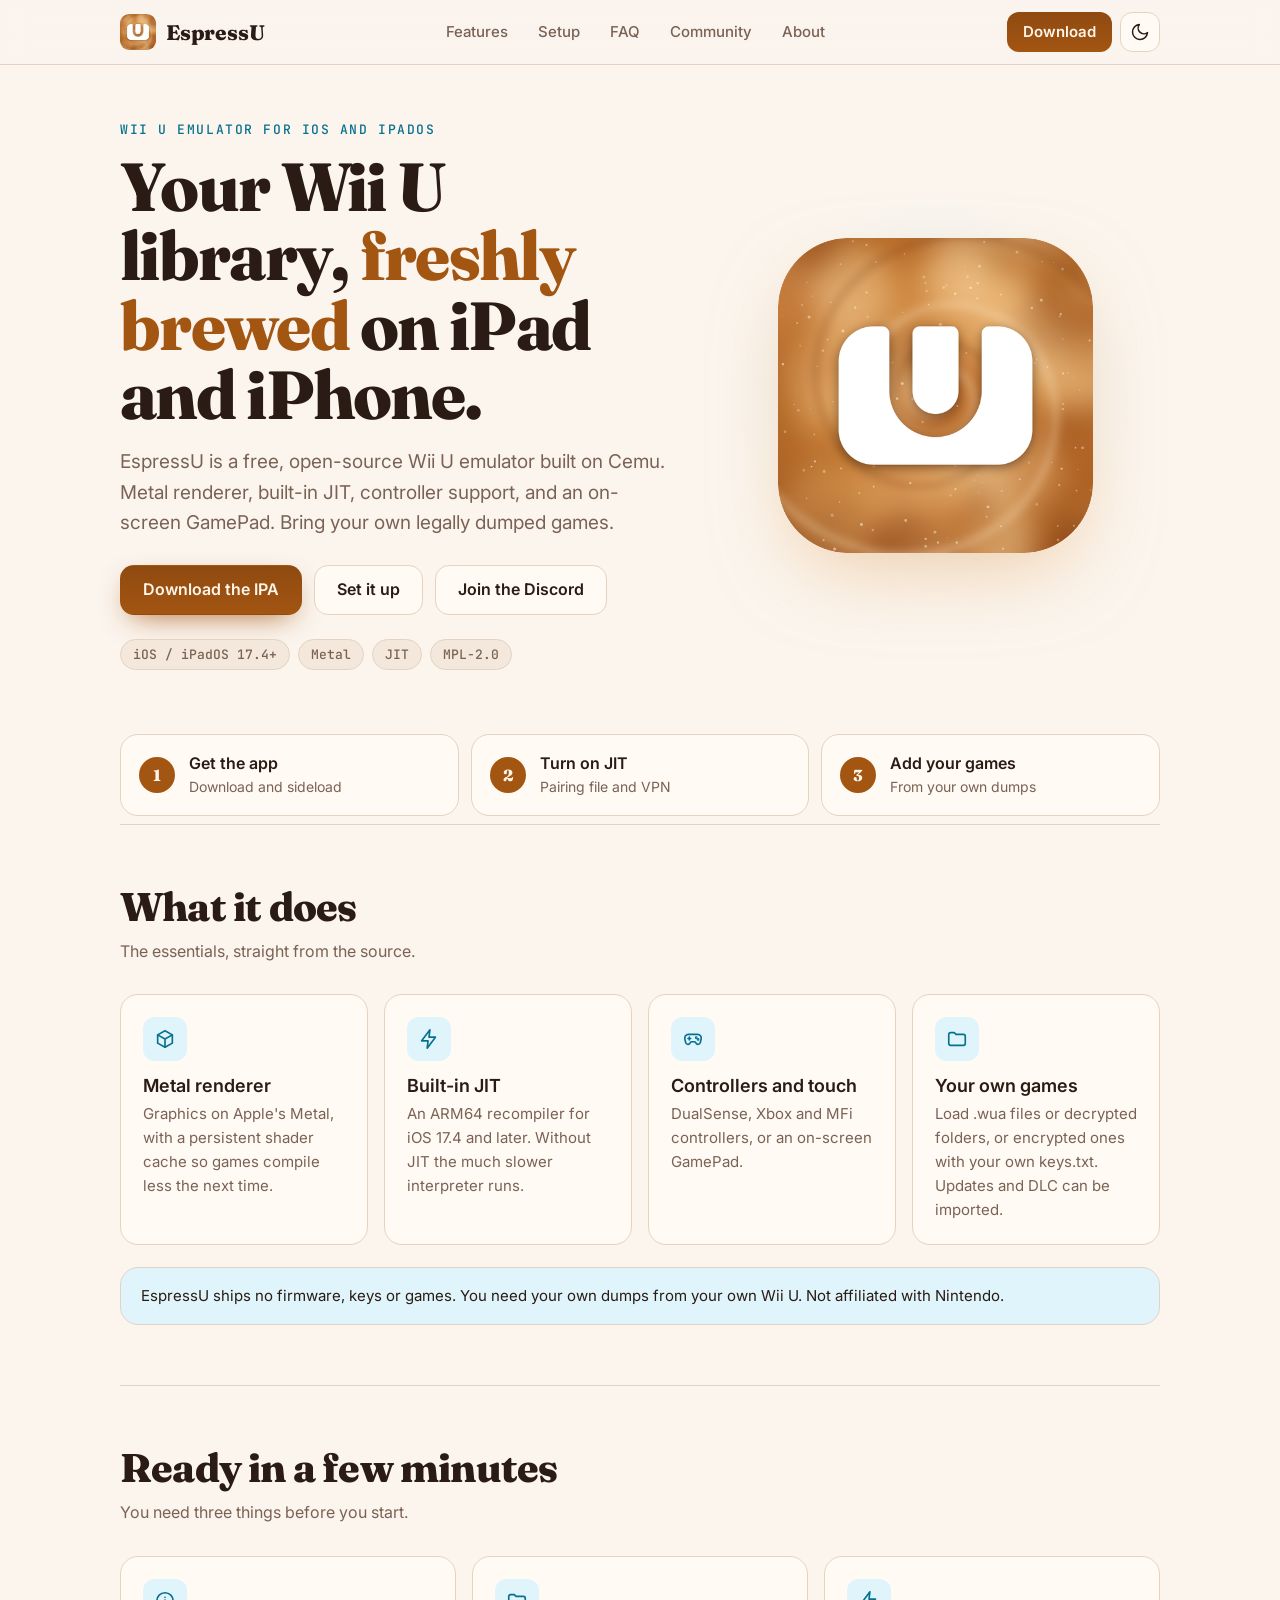
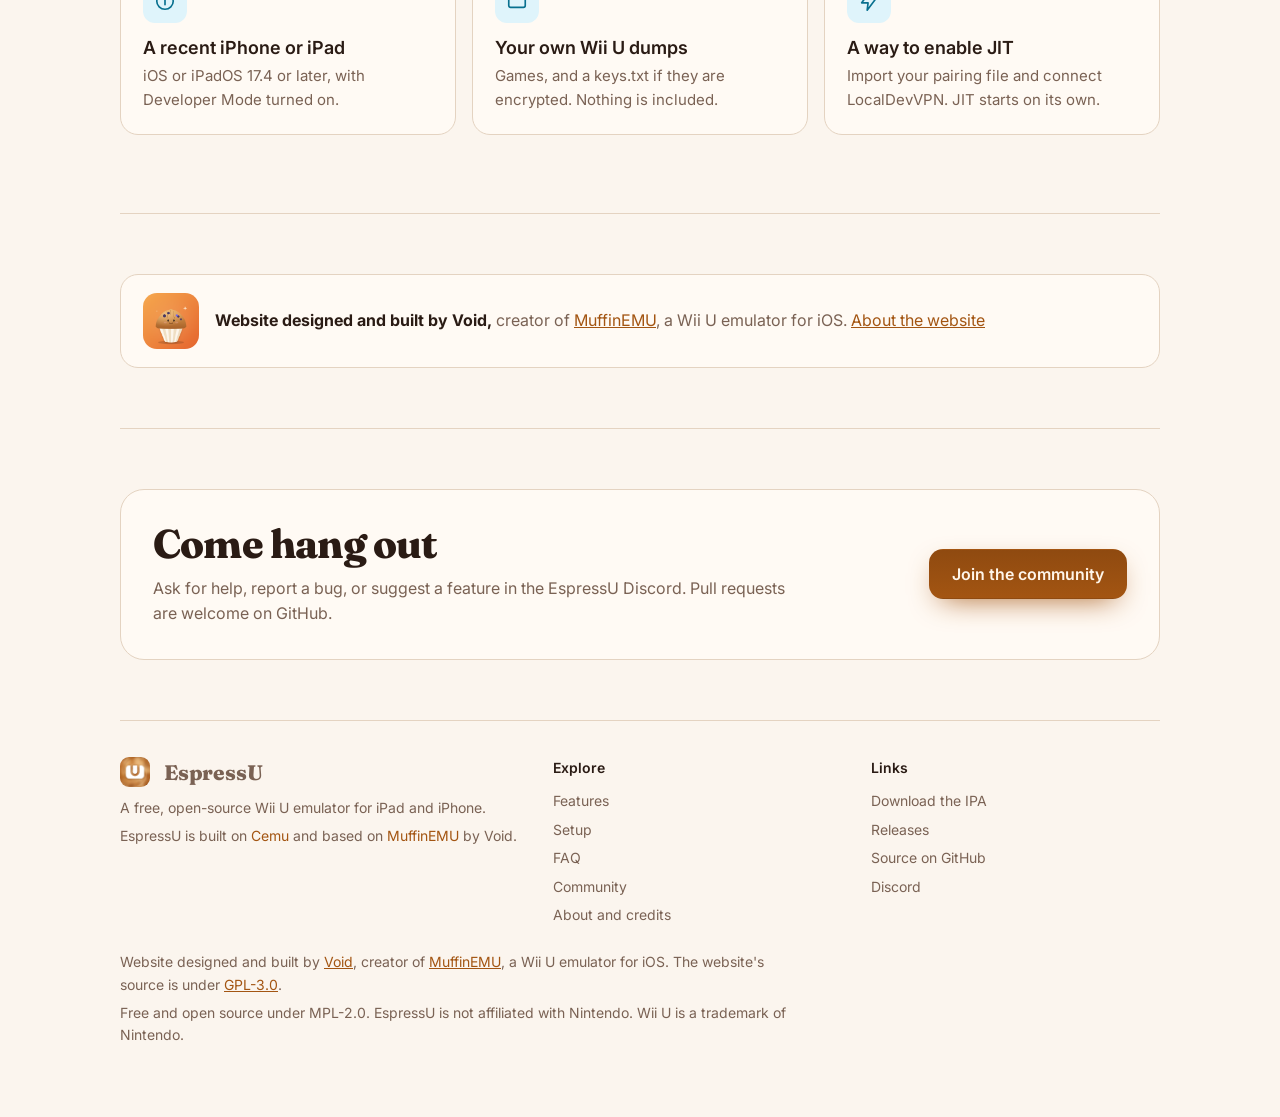
<file: index.html>
<!doctype html>
<html lang="en">
<head>
<!-- Website for EspressU. Copyright (c) 2026 MuffinEMU Development Team (Void). SPDX-License-Identifier: GPL-3.0-only. Additional terms (GPL-3.0 section 7) apply: see ATTRIBUTION.md in https://github.com/MuffinEMU/EspressU-Site -->
<meta charset="utf-8">
<meta name="viewport" content="width=device-width, initial-scale=1, viewport-fit=cover">
<title>EspressU - Wii U games on iPad and iPhone</title>
<link rel="icon" href="assets/icon.png">
<meta name="description" content="EspressU is a free, open-source Wii U emulator for iPad and iPhone, built on Cemu. Bring your own legally dumped games.">
<meta name="author" content="Void (MuffinEMU)">
<meta property="og:title" content="EspressU - Wii U games on iPad and iPhone"><meta property="og:description" content="EspressU is a free, open-source Wii U emulator for iPad and iPhone, built on Cemu. Bring your own legally dumped games."><meta property="og:image" content="assets/icon.png"><meta property="og:image:alt" content="The EspressU app icon: a white Wii U logo on a swirl of coffee crema">
<link rel="preconnect" href="https://fonts.googleapis.com"><link rel="preconnect" href="https://fonts.gstatic.com" crossorigin>
<link href="https://fonts.googleapis.com/css2?family=Fraunces:opsz,wght@9..144,600;9..144,800&family=Inter:wght@400;500;600&family=JetBrains+Mono:wght@500&display=swap" rel="stylesheet">
<link rel="stylesheet" href="assets/style.css">
<script>try{var t=localStorage.getItem('espressu-theme');if(t)document.documentElement.setAttribute('data-theme',t)}catch(e){}</script>
</head>
<body>
<a class="skip" href="#main">Skip to content</a>
<header class="bar">
  <div class="bar-in">
    <a class="brand" href="index.html" aria-label="EspressU home"><img src="assets/icon.png" width="36" height="36" alt="">EspressU</a>
    <nav class="main" id="nav" aria-label="Main"><a href="features.html">Features</a><a href="setup.html">Setup</a><a href="faq.html">FAQ</a><a href="community.html">Community</a><a href="about.html">About</a></nav>
    <div class="tools">
      <a class="get" href="https://github.com/EspressU/EspressU-Emu/releases/download/v1.0/EspressU-1.0.ipa" download>Download</a>
      <button class="icon-btn" id="theme" type="button" aria-label="Switch light or dark theme" title="Theme"><svg viewBox="0 0 24 24" width="20" height="20" fill="none" stroke="currentColor" stroke-width="1.8" stroke-linecap="round" stroke-linejoin="round" aria-hidden="true"><path d="M21 12.8A9 9 0 1 1 11.2 3a7 7 0 0 0 9.8 9.8z"/></svg></button>
      <button class="icon-btn burger" id="burger" type="button" aria-label="Open menu" aria-expanded="false" aria-controls="nav"><svg viewBox="0 0 24 24" width="20" height="20" fill="none" stroke="currentColor" stroke-width="1.8" stroke-linecap="round" stroke-linejoin="round" aria-hidden="true"><path d="M4 7h16M4 12h16M4 17h16"/></svg></button>
    </div>
  </div>
  <div class="progress" id="progress"></div>
</header>
<div class="wrap">
<main id="main">
<div class="hero" id="top">
  <div>
    <div class="eyebrow">Wii U emulator for iOS and iPadOS</div>
    <h1>Your Wii U library, <em>freshly brewed</em> on iPad and iPhone.</h1>
    <p class="lead">EspressU is a free, open-source Wii U emulator built on Cemu. Metal renderer, built-in JIT, controller support, and an on-screen GamePad. Bring your own legally dumped games.</p>
    <div class="cta"><a class="btn main" href="https://github.com/EspressU/EspressU-Emu/releases/download/v1.0/EspressU-1.0.ipa" download>Download the IPA</a><a class="btn alt" href="setup.html">Set it up</a><a class="btn alt" href="https://discord.gg/HPRJGXTEt8">Join the Discord</a></div>
    <div class="pills"><span class="pill">iOS / iPadOS 17.4+</span><span class="pill">Metal</span><span class="pill">JIT</span><span class="pill">MPL-2.0</span></div>
  </div>
  <div class="art"><img src="assets/icon.png" alt="EspressU app icon"></div>
</div>
<div class="quick" aria-label="Quick start">
  <a href="setup.html#step-1"><span class="num">1</span><span><b>Get the app</b><span>Download and sideload</span></span></a>
  <a href="setup.html#step-4"><span class="num">2</span><span><b>Turn on JIT</b><span>Pairing file and VPN</span></span></a>
  <a href="setup.html#step-5"><span class="num">3</span><span><b>Add your games</b><span>From your own dumps</span></span></a>
</div>
<section id="features">
  <h2>What it does</h2><p class="sub">The essentials, straight from the source.</p>
  <div class="grid">
    <a class="card" href="features.html#graphics" style="text-decoration:none;display:block"><div class="ico"><svg viewBox="0 0 24 24" width="22" height="22" fill="none" stroke="currentColor" stroke-width="1.8" stroke-linecap="round" stroke-linejoin="round" aria-hidden="true"><path d="M12 3l8 4.5v9L12 21l-8-4.5v-9z"/><path d="M12 12l8-4.5M12 12L4 7.5M12 12v9"/></svg></div><h3>Metal renderer</h3><p>Graphics on Apple's Metal, with a persistent shader cache so games compile less the next time.</p></a>
    <a class="card" href="features.html#jit" style="text-decoration:none;display:block"><div class="ico"><svg viewBox="0 0 24 24" width="22" height="22" fill="none" stroke="currentColor" stroke-width="1.8" stroke-linecap="round" stroke-linejoin="round" aria-hidden="true"><path d="M13 2L4 14h7l-1 8 9-12h-7z"/></svg></div><h3>Built-in JIT</h3><p>An ARM64 recompiler for iOS 17.4 and later. Without JIT the much slower interpreter runs.</p></a>
    <a class="card" href="features.html#controls" style="text-decoration:none;display:block"><div class="ico"><svg viewBox="0 0 24 24" width="22" height="22" fill="none" stroke="currentColor" stroke-width="1.8" stroke-linecap="round" stroke-linejoin="round" aria-hidden="true"><path d="M7 7h10a4 4 0 0 1 3.9 4.9l-1 4.2a2.5 2.5 0 0 1-4.2.9L14 15h-4l-1.7 2a2.5 2.5 0 0 1-4.2-.9l-1-4.2A4 4 0 0 1 7 7z"/><path d="M8 10v3M6.5 11.5h3"/><circle cx="15.5" cy="10.5" r=".6"/><circle cx="17.5" cy="12.5" r=".6"/></svg></div><h3>Controllers and touch</h3><p>DualSense, Xbox and MFi controllers, or an on-screen GamePad.</p></a>
    <a class="card" href="features.html#games" style="text-decoration:none;display:block"><div class="ico"><svg viewBox="0 0 24 24" width="22" height="22" fill="none" stroke="currentColor" stroke-width="1.8" stroke-linecap="round" stroke-linejoin="round" aria-hidden="true"><path d="M3 7a2 2 0 0 1 2-2h4l2 2h8a2 2 0 0 1 2 2v8a2 2 0 0 1-2 2H5a2 2 0 0 1-2-2z"/></svg></div><h3>Your own games</h3><p>Load .wua files or decrypted folders, or encrypted ones with your own keys.txt. Updates and DLC can be imported.</p></a>
  </div>
  <div class="note">EspressU ships no firmware, keys or games. You need your own dumps from your own Wii U. Not affiliated with Nintendo.</div>
</section>
<section>
  <h2>Ready in a few minutes</h2><p class="sub">You need three things before you start.</p>
  <div class="cards3">
    <a class="card" href="setup.html" style="text-decoration:none;display:block"><div class="ico"><svg viewBox="0 0 24 24" width="22" height="22" fill="none" stroke="currentColor" stroke-width="1.8" stroke-linecap="round" stroke-linejoin="round" aria-hidden="true"><circle cx="12" cy="12" r="9"/><path d="M12 11v5M12 8h.01"/></svg></div><h3>A recent iPhone or iPad</h3><p>iOS or iPadOS 17.4 or later, with Developer Mode turned on.</p></a>
    <a class="card" href="faq.html" style="text-decoration:none;display:block"><div class="ico"><svg viewBox="0 0 24 24" width="22" height="22" fill="none" stroke="currentColor" stroke-width="1.8" stroke-linecap="round" stroke-linejoin="round" aria-hidden="true"><path d="M3 7a2 2 0 0 1 2-2h4l2 2h8a2 2 0 0 1 2 2v8a2 2 0 0 1-2 2H5a2 2 0 0 1-2-2z"/></svg></div><h3>Your own Wii U dumps</h3><p>Games, and a keys.txt if they are encrypted. Nothing is included.</p></a>
    <a class="card" href="setup.html#step-4" style="text-decoration:none;display:block"><div class="ico"><svg viewBox="0 0 24 24" width="22" height="22" fill="none" stroke="currentColor" stroke-width="1.8" stroke-linecap="round" stroke-linejoin="round" aria-hidden="true"><path d="M13 2L4 14h7l-1 8 9-12h-7z"/></svg></div><h3>A way to enable JIT</h3><p>Import your pairing file and connect LocalDevVPN. JIT starts on its own.</p></a>
  </div>
</section>
<section>
  <div class="byline"><img src="assets/muffinemu.png" width="56" height="56" alt="The MuffinEMU icon, a smiling muffin"><p><strong>Website designed and built by Void,</strong> creator of <a href="https://github.com/MuffinEMU/Muffin-EMU">MuffinEMU</a>, a Wii U emulator for iOS. <a href="about.html#built-by">About the website</a></p></div>
</section>
<section>
  <div class="community"><div><h2>Come hang out</h2><p class="sub" style="margin:0">Ask for help, report a bug, or suggest a feature in the EspressU Discord. Pull requests are welcome on GitHub.</p></div><a class="btn main" href="community.html">Join the community</a></div>
</section>
</main>
<footer>
  <div class="foot-grid">
    <div><a class="brand" href="index.html" style="margin-bottom:10px"><img src="assets/icon.png" width="30" height="30" alt="">EspressU</a>
      <p>A free, open-source Wii U emulator for iPad and iPhone.</p>
      <p>EspressU is built on <a href="https://github.com/cemu-project/Cemu">Cemu</a> and based on <a href="https://github.com/MuffinEMU/Muffin-EMU">MuffinEMU</a> by Void.</p></div>
    <div><p class="ft">Explore</p><a href="features.html">Features</a><a href="setup.html">Setup</a><a href="faq.html">FAQ</a><a href="community.html">Community</a><a href="about.html">About and credits</a></div>
    <div><p class="ft">Links</p><a href="https://github.com/EspressU/EspressU-Emu/releases/download/v1.0/EspressU-1.0.ipa" download>Download the IPA</a><a href="https://github.com/EspressU/EspressU-Emu/releases">Releases</a><a href="https://github.com/EspressU/EspressU-Emu">Source on GitHub</a><a href="https://discord.gg/HPRJGXTEt8">Discord</a></div>
  </div>
  <p style="margin-top:22px">Website designed and built by <a href="about.html#built-by">Void</a>, creator of <a href="https://github.com/MuffinEMU/Muffin-EMU">MuffinEMU</a>, a Wii U emulator for iOS. The website's source is under <a href="about.html#site-licence">GPL-3.0</a>.</p>
  <p>Free and open source under MPL-2.0. EspressU is not affiliated with Nintendo. Wii U is a trademark of Nintendo.</p>
</footer>
</div>
<a class="icon-btn top" id="totop" href="#main" aria-label="Back to top"><svg viewBox="0 0 24 24" width="20" height="20" fill="none" stroke="currentColor" stroke-width="1.8" stroke-linecap="round" stroke-linejoin="round" aria-hidden="true"><path d="M6 15l6-6 6 6"/></svg></a>
<div class="toast" id="toast" role="status" aria-live="polite"></div>
<script src="assets/site.js"></script>
</body>
</html>
</file>
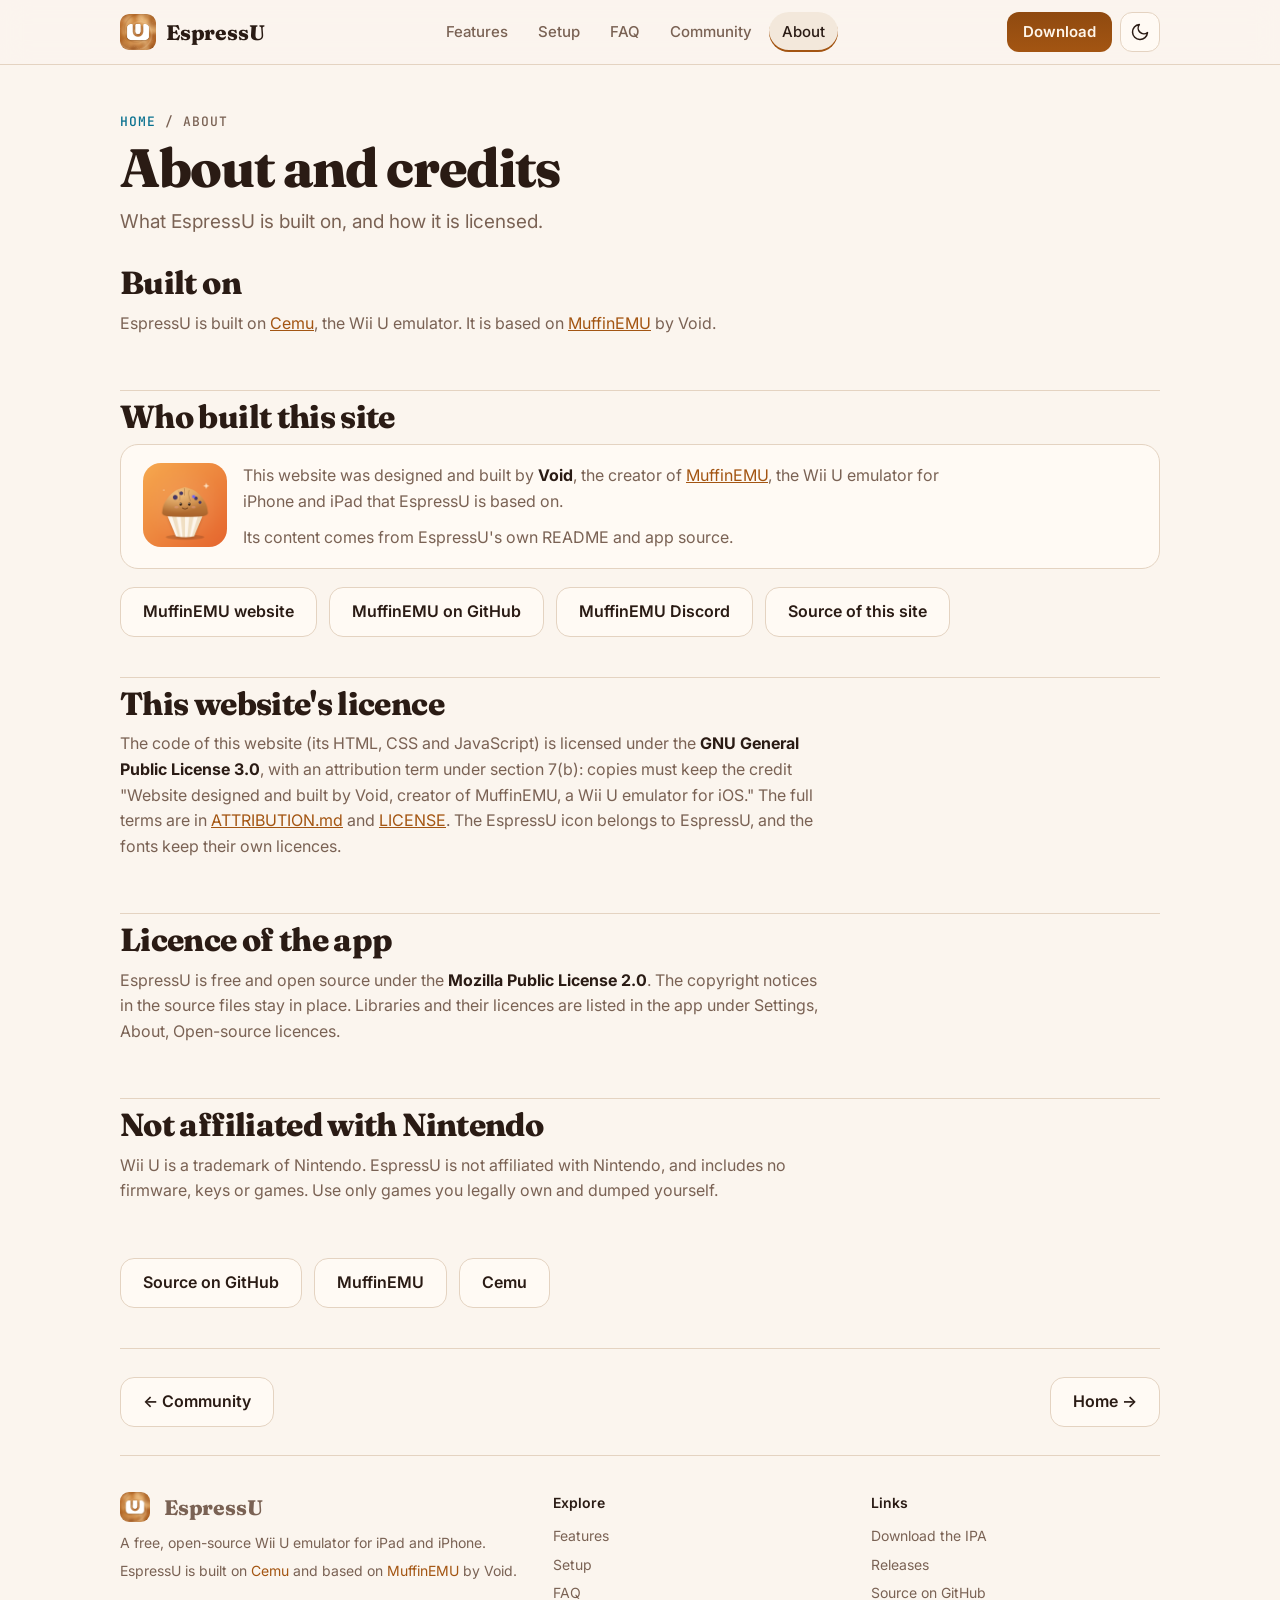
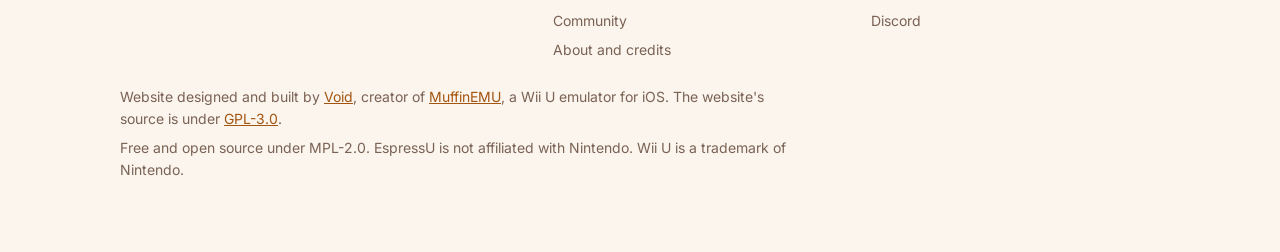
<file: about.html>
<!doctype html>
<html lang="en">
<head>
<!-- Website for EspressU. Copyright (c) 2026 MuffinEMU Development Team (Void). SPDX-License-Identifier: GPL-3.0-only. Additional terms (GPL-3.0 section 7) apply: see ATTRIBUTION.md in https://github.com/MuffinEMU/EspressU-Site -->
<meta charset="utf-8">
<meta name="viewport" content="width=device-width, initial-scale=1, viewport-fit=cover">
<title>About and credits - EspressU</title>
<link rel="icon" href="assets/icon.png">
<meta name="description" content="What EspressU is built on, its licence, and credits.">
<meta name="author" content="Void (MuffinEMU)">
<meta property="og:title" content="About and credits - EspressU"><meta property="og:description" content="What EspressU is built on, its licence, and credits."><meta property="og:image" content="assets/icon.png"><meta property="og:image:alt" content="The EspressU app icon: a white Wii U logo on a swirl of coffee crema">
<link rel="preconnect" href="https://fonts.googleapis.com"><link rel="preconnect" href="https://fonts.gstatic.com" crossorigin>
<link href="https://fonts.googleapis.com/css2?family=Fraunces:opsz,wght@9..144,600;9..144,800&family=Inter:wght@400;500;600&family=JetBrains+Mono:wght@500&display=swap" rel="stylesheet">
<link rel="stylesheet" href="assets/style.css">
<script>try{var t=localStorage.getItem('espressu-theme');if(t)document.documentElement.setAttribute('data-theme',t)}catch(e){}</script>
</head>
<body>
<a class="skip" href="#main">Skip to content</a>
<header class="bar">
  <div class="bar-in">
    <a class="brand" href="index.html" aria-label="EspressU home"><img src="assets/icon.png" width="36" height="36" alt="">EspressU</a>
    <nav class="main" id="nav" aria-label="Main"><a href="features.html">Features</a><a href="setup.html">Setup</a><a href="faq.html">FAQ</a><a href="community.html">Community</a><a href="about.html" aria-current="page">About</a></nav>
    <div class="tools">
      <a class="get" href="https://github.com/EspressU/EspressU-Emu/releases/download/v1.0/EspressU-1.0.ipa" download>Download</a>
      <button class="icon-btn" id="theme" type="button" aria-label="Switch light or dark theme" title="Theme"><svg viewBox="0 0 24 24" width="20" height="20" fill="none" stroke="currentColor" stroke-width="1.8" stroke-linecap="round" stroke-linejoin="round" aria-hidden="true"><path d="M21 12.8A9 9 0 1 1 11.2 3a7 7 0 0 0 9.8 9.8z"/></svg></button>
      <button class="icon-btn burger" id="burger" type="button" aria-label="Open menu" aria-expanded="false" aria-controls="nav"><svg viewBox="0 0 24 24" width="20" height="20" fill="none" stroke="currentColor" stroke-width="1.8" stroke-linecap="round" stroke-linejoin="round" aria-hidden="true"><path d="M4 7h16M4 12h16M4 17h16"/></svg></button>
    </div>
  </div>
  <div class="progress" id="progress"></div>
</header>
<div class="wrap">
<main id="main">
<div class="page-hero"><div class="crumb"><a href="index.html">Home</a> / About</div><h1>About and credits</h1><p class="lead" style="margin:0">What EspressU is built on, and how it is licensed.</p></div>
<div class="prose"><section class="block" style="border:0;padding-top:0"><h2>Built on</h2>
<p>EspressU is built on <a href="https://github.com/cemu-project/Cemu" style="color:var(--crema)">Cemu</a>, the Wii U emulator. It is based on <a href="https://github.com/MuffinEMU/Muffin-EMU" style="color:var(--crema)">MuffinEMU</a> by Void.</p></section>
<section class="block" id="built-by"><h2>Who built this site</h2>
<div class="byline big"><img src="assets/muffinemu.png" width="84" height="84" alt="The MuffinEMU icon, a smiling muffin"><div>
<p>This website was designed and built by <strong>Void</strong>, the creator of <a href="https://github.com/MuffinEMU/Muffin-EMU" style="color:var(--crema)">MuffinEMU</a>, the Wii U emulator for iPhone and iPad that EspressU is based on.</p>
<p>Its content comes from EspressU's own README and app source.</p></div></div>
<div class="cta"><a class="btn alt" href="https://muffinemu.github.io/MuffinEMU/">MuffinEMU website</a><a class="btn alt" href="https://github.com/MuffinEMU/Muffin-EMU">MuffinEMU on GitHub</a><a class="btn alt" href="https://muffinemu.github.io/MuffinEMU/discord">MuffinEMU Discord</a><a class="btn alt" href="https://github.com/MuffinEMU/EspressU-Site">Source of this site</a></div></section>
<section class="block" id="site-licence"><h2>This website's licence</h2>
<p>The code of this website (its HTML, CSS and JavaScript) is licensed under the <strong>GNU General Public License 3.0</strong>, with an attribution term under section 7(b): copies must keep the credit "Website designed and built by Void, creator of MuffinEMU, a Wii U emulator for iOS." The full terms are in <a href="https://github.com/MuffinEMU/EspressU-Site/blob/main/ATTRIBUTION.md" style="color:var(--crema)">ATTRIBUTION.md</a> and <a href="https://github.com/MuffinEMU/EspressU-Site/blob/main/LICENSE" style="color:var(--crema)">LICENSE</a>. The EspressU icon belongs to EspressU, and the fonts keep their own licences.</p></section>
<section class="block"><h2>Licence of the app</h2>
<p>EspressU is free and open source under the <strong>Mozilla Public License 2.0</strong>. The copyright notices in the source files stay in place. Libraries and their licences are listed in the app under Settings, About, Open-source licences.</p></section>
<section class="block"><h2>Not affiliated with Nintendo</h2>
<p>Wii U is a trademark of Nintendo. EspressU is not affiliated with Nintendo, and includes no firmware, keys or games. Use only games you legally own and dumped yourself.</p></section>
<div class="cta"><a class="btn alt" href="https://github.com/EspressU/EspressU-Emu">Source on GitHub</a><a class="btn alt" href="https://github.com/MuffinEMU/Muffin-EMU">MuffinEMU</a><a class="btn alt" href="https://github.com/cemu-project/Cemu">Cemu</a></div>
<div class="next"><a class="btn alt" href="community.html">&larr; Community</a><a class="btn alt" href="index.html">Home &rarr;</a></div></div>
</main>
<footer>
  <div class="foot-grid">
    <div><a class="brand" href="index.html" style="margin-bottom:10px"><img src="assets/icon.png" width="30" height="30" alt="">EspressU</a>
      <p>A free, open-source Wii U emulator for iPad and iPhone.</p>
      <p>EspressU is built on <a href="https://github.com/cemu-project/Cemu">Cemu</a> and based on <a href="https://github.com/MuffinEMU/Muffin-EMU">MuffinEMU</a> by Void.</p></div>
    <div><p class="ft">Explore</p><a href="features.html">Features</a><a href="setup.html">Setup</a><a href="faq.html">FAQ</a><a href="community.html">Community</a><a href="about.html">About and credits</a></div>
    <div><p class="ft">Links</p><a href="https://github.com/EspressU/EspressU-Emu/releases/download/v1.0/EspressU-1.0.ipa" download>Download the IPA</a><a href="https://github.com/EspressU/EspressU-Emu/releases">Releases</a><a href="https://github.com/EspressU/EspressU-Emu">Source on GitHub</a><a href="https://discord.gg/HPRJGXTEt8">Discord</a></div>
  </div>
  <p style="margin-top:22px">Website designed and built by <a href="about.html#built-by">Void</a>, creator of <a href="https://github.com/MuffinEMU/Muffin-EMU">MuffinEMU</a>, a Wii U emulator for iOS. The website's source is under <a href="about.html#site-licence">GPL-3.0</a>.</p>
  <p>Free and open source under MPL-2.0. EspressU is not affiliated with Nintendo. Wii U is a trademark of Nintendo.</p>
</footer>
</div>
<a class="icon-btn top" id="totop" href="#main" aria-label="Back to top"><svg viewBox="0 0 24 24" width="20" height="20" fill="none" stroke="currentColor" stroke-width="1.8" stroke-linecap="round" stroke-linejoin="round" aria-hidden="true"><path d="M6 15l6-6 6 6"/></svg></a>
<div class="toast" id="toast" role="status" aria-live="polite"></div>
<script src="assets/site.js"></script>
</body>
</html>
</file>
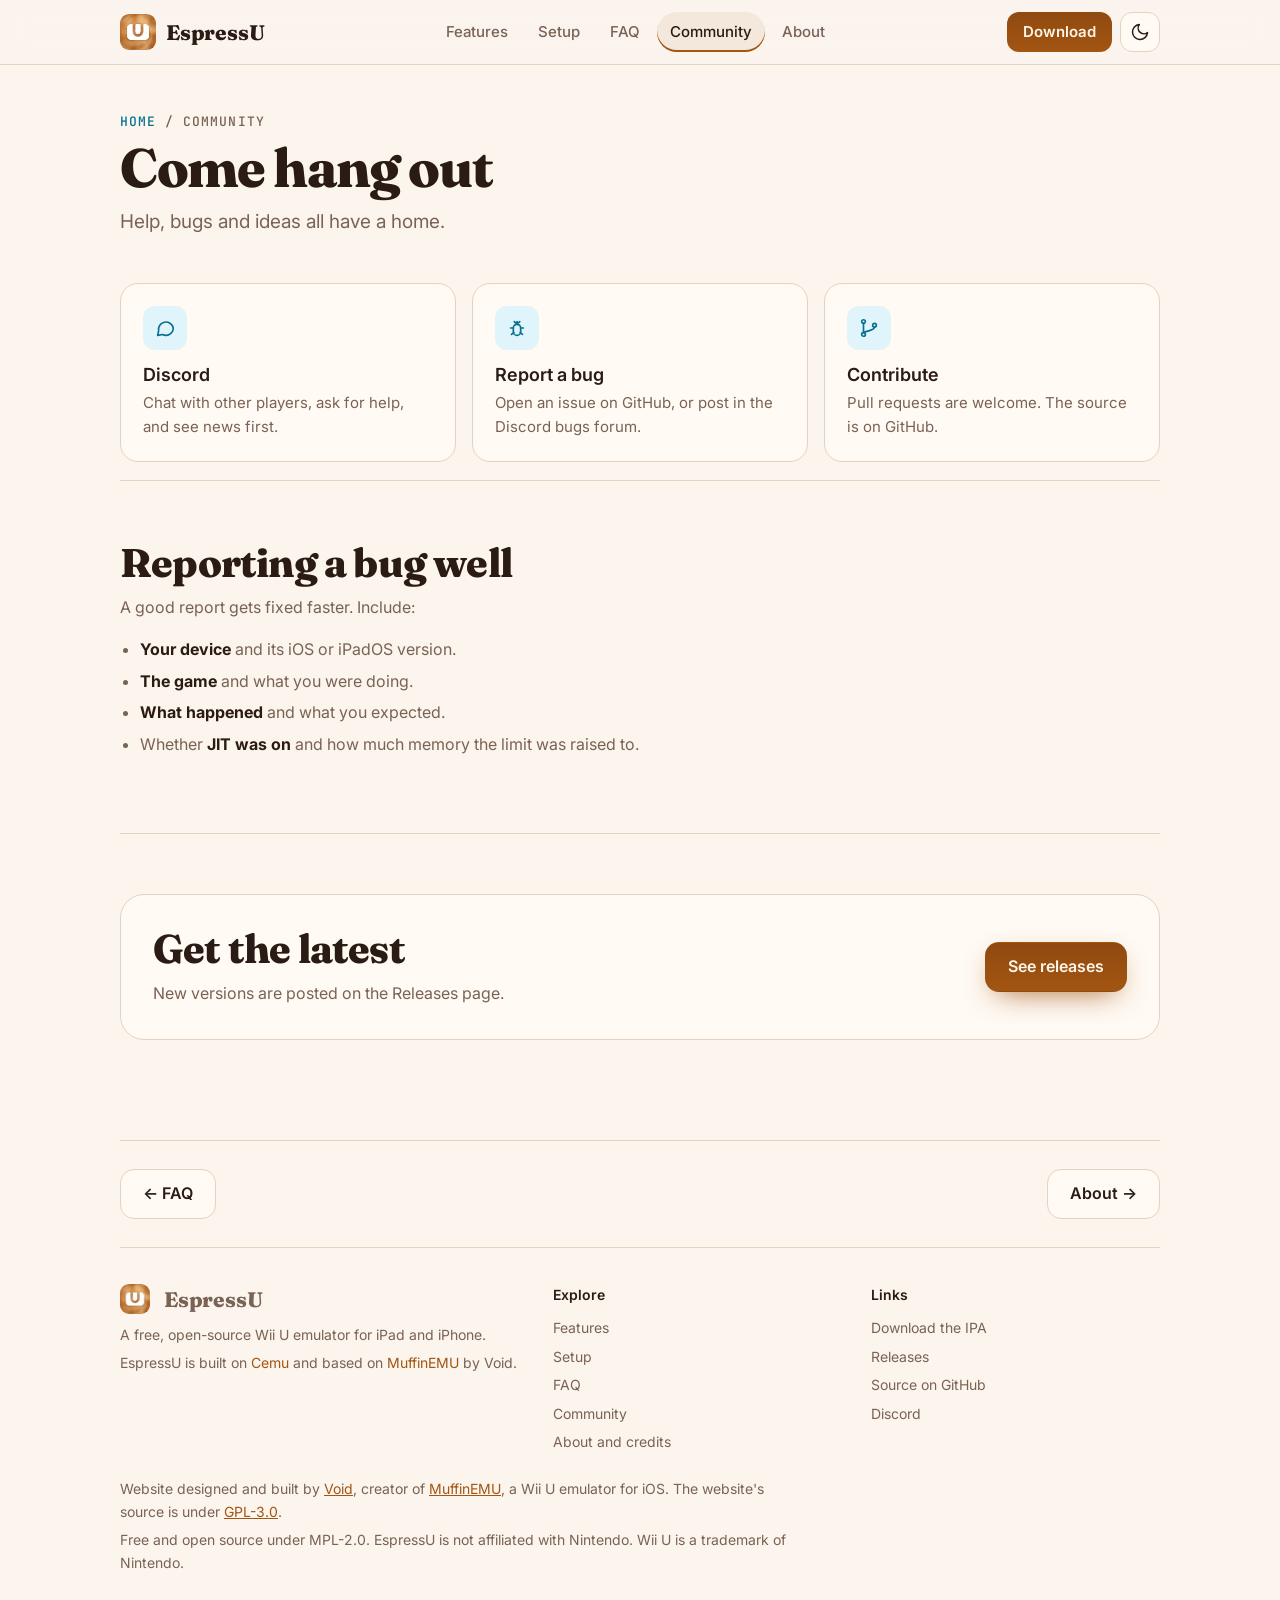
<file: community.html>
<!doctype html>
<html lang="en">
<head>
<!-- Website for EspressU. Copyright (c) 2026 MuffinEMU Development Team (Void). SPDX-License-Identifier: GPL-3.0-only. Additional terms (GPL-3.0 section 7) apply: see ATTRIBUTION.md in https://github.com/MuffinEMU/EspressU-Site -->
<meta charset="utf-8">
<meta name="viewport" content="width=device-width, initial-scale=1, viewport-fit=cover">
<title>Community - EspressU</title>
<link rel="icon" href="assets/icon.png">
<meta name="description" content="Join the EspressU Discord, report a bug, or contribute on GitHub.">
<meta name="author" content="Void (MuffinEMU)">
<meta property="og:title" content="Community - EspressU"><meta property="og:description" content="Join the EspressU Discord, report a bug, or contribute on GitHub."><meta property="og:image" content="assets/icon.png"><meta property="og:image:alt" content="The EspressU app icon: a white Wii U logo on a swirl of coffee crema">
<link rel="preconnect" href="https://fonts.googleapis.com"><link rel="preconnect" href="https://fonts.gstatic.com" crossorigin>
<link href="https://fonts.googleapis.com/css2?family=Fraunces:opsz,wght@9..144,600;9..144,800&family=Inter:wght@400;500;600&family=JetBrains+Mono:wght@500&display=swap" rel="stylesheet">
<link rel="stylesheet" href="assets/style.css">
<script>try{var t=localStorage.getItem('espressu-theme');if(t)document.documentElement.setAttribute('data-theme',t)}catch(e){}</script>
</head>
<body>
<a class="skip" href="#main">Skip to content</a>
<header class="bar">
  <div class="bar-in">
    <a class="brand" href="index.html" aria-label="EspressU home"><img src="assets/icon.png" width="36" height="36" alt="">EspressU</a>
    <nav class="main" id="nav" aria-label="Main"><a href="features.html">Features</a><a href="setup.html">Setup</a><a href="faq.html">FAQ</a><a href="community.html" aria-current="page">Community</a><a href="about.html">About</a></nav>
    <div class="tools">
      <a class="get" href="https://github.com/EspressU/EspressU-Emu/releases/download/v1.0/EspressU-1.0.ipa" download>Download</a>
      <button class="icon-btn" id="theme" type="button" aria-label="Switch light or dark theme" title="Theme"><svg viewBox="0 0 24 24" width="20" height="20" fill="none" stroke="currentColor" stroke-width="1.8" stroke-linecap="round" stroke-linejoin="round" aria-hidden="true"><path d="M21 12.8A9 9 0 1 1 11.2 3a7 7 0 0 0 9.8 9.8z"/></svg></button>
      <button class="icon-btn burger" id="burger" type="button" aria-label="Open menu" aria-expanded="false" aria-controls="nav"><svg viewBox="0 0 24 24" width="20" height="20" fill="none" stroke="currentColor" stroke-width="1.8" stroke-linecap="round" stroke-linejoin="round" aria-hidden="true"><path d="M4 7h16M4 12h16M4 17h16"/></svg></button>
    </div>
  </div>
  <div class="progress" id="progress"></div>
</header>
<div class="wrap">
<main id="main">
<div class="page-hero"><div class="crumb"><a href="index.html">Home</a> / Community</div><h1>Come hang out</h1><p class="lead" style="margin:0">Help, bugs and ideas all have a home.</p></div>
<div class="cards3">
<a class="card" href="https://discord.gg/HPRJGXTEt8" style="text-decoration:none;display:block"><div class="ico"><svg viewBox="0 0 24 24" width="22" height="22" fill="none" stroke="currentColor" stroke-width="1.8" stroke-linecap="round" stroke-linejoin="round" aria-hidden="true"><path d="M21 12a8 8 0 0 1-11.6 7.1L4 20l1-4.6A8 8 0 1 1 21 12z"/></svg></div><h2>Discord</h2><p>Chat with other players, ask for help, and see news first.</p></a>
<a class="card" href="https://github.com/EspressU/EspressU-Emu/issues" style="text-decoration:none;display:block"><div class="ico"><svg viewBox="0 0 24 24" width="22" height="22" fill="none" stroke="currentColor" stroke-width="1.8" stroke-linecap="round" stroke-linejoin="round" aria-hidden="true"><rect x="8" y="8" width="8" height="12" rx="4"/><path d="M12 8V5M5 12h3M16 12h3M6 19l2.5-2M18 19l-2.5-2M9 5l1.5 1.5M15 5l-1.5 1.5"/></svg></div><h2>Report a bug</h2><p>Open an issue on GitHub, or post in the Discord bugs forum.</p></a>
<a class="card" href="https://github.com/EspressU/EspressU-Emu" style="text-decoration:none;display:block"><div class="ico"><svg viewBox="0 0 24 24" width="22" height="22" fill="none" stroke="currentColor" stroke-width="1.8" stroke-linecap="round" stroke-linejoin="round" aria-hidden="true"><circle cx="6" cy="5" r="2"/><circle cx="6" cy="19" r="2"/><circle cx="18" cy="9" r="2"/><path d="M6 7v10M18 11c0 4-6 3-12 6"/></svg></div><h2>Contribute</h2><p>Pull requests are welcome. The source is on GitHub.</p></a>
</div>
<section><h2>Reporting a bug well</h2><div class="prose"><p>A good report gets fixed faster. Include:</p>
<ul><li><strong>Your device</strong> and its iOS or iPadOS version.</li><li><strong>The game</strong> and what you were doing.</li><li><strong>What happened</strong> and what you expected.</li><li>Whether <strong>JIT was on</strong> and how much memory the limit was raised to.</li></ul></div></section>
<section><div class="community"><div><h2>Get the latest</h2><p class="sub" style="margin:0">New versions are posted on the Releases page.</p></div><a class="btn main" href="https://github.com/EspressU/EspressU-Emu/releases">See releases</a></div></section>
<div class="next"><a class="btn alt" href="faq.html">&larr; FAQ</a><a class="btn alt" href="about.html">About &rarr;</a></div>
</main>
<footer>
  <div class="foot-grid">
    <div><a class="brand" href="index.html" style="margin-bottom:10px"><img src="assets/icon.png" width="30" height="30" alt="">EspressU</a>
      <p>A free, open-source Wii U emulator for iPad and iPhone.</p>
      <p>EspressU is built on <a href="https://github.com/cemu-project/Cemu">Cemu</a> and based on <a href="https://github.com/MuffinEMU/Muffin-EMU">MuffinEMU</a> by Void.</p></div>
    <div><p class="ft">Explore</p><a href="features.html">Features</a><a href="setup.html">Setup</a><a href="faq.html">FAQ</a><a href="community.html">Community</a><a href="about.html">About and credits</a></div>
    <div><p class="ft">Links</p><a href="https://github.com/EspressU/EspressU-Emu/releases/download/v1.0/EspressU-1.0.ipa" download>Download the IPA</a><a href="https://github.com/EspressU/EspressU-Emu/releases">Releases</a><a href="https://github.com/EspressU/EspressU-Emu">Source on GitHub</a><a href="https://discord.gg/HPRJGXTEt8">Discord</a></div>
  </div>
  <p style="margin-top:22px">Website designed and built by <a href="about.html#built-by">Void</a>, creator of <a href="https://github.com/MuffinEMU/Muffin-EMU">MuffinEMU</a>, a Wii U emulator for iOS. The website's source is under <a href="about.html#site-licence">GPL-3.0</a>.</p>
  <p>Free and open source under MPL-2.0. EspressU is not affiliated with Nintendo. Wii U is a trademark of Nintendo.</p>
</footer>
</div>
<a class="icon-btn top" id="totop" href="#main" aria-label="Back to top"><svg viewBox="0 0 24 24" width="20" height="20" fill="none" stroke="currentColor" stroke-width="1.8" stroke-linecap="round" stroke-linejoin="round" aria-hidden="true"><path d="M6 15l6-6 6 6"/></svg></a>
<div class="toast" id="toast" role="status" aria-live="polite"></div>
<script src="assets/site.js"></script>
</body>
</html>
</file>
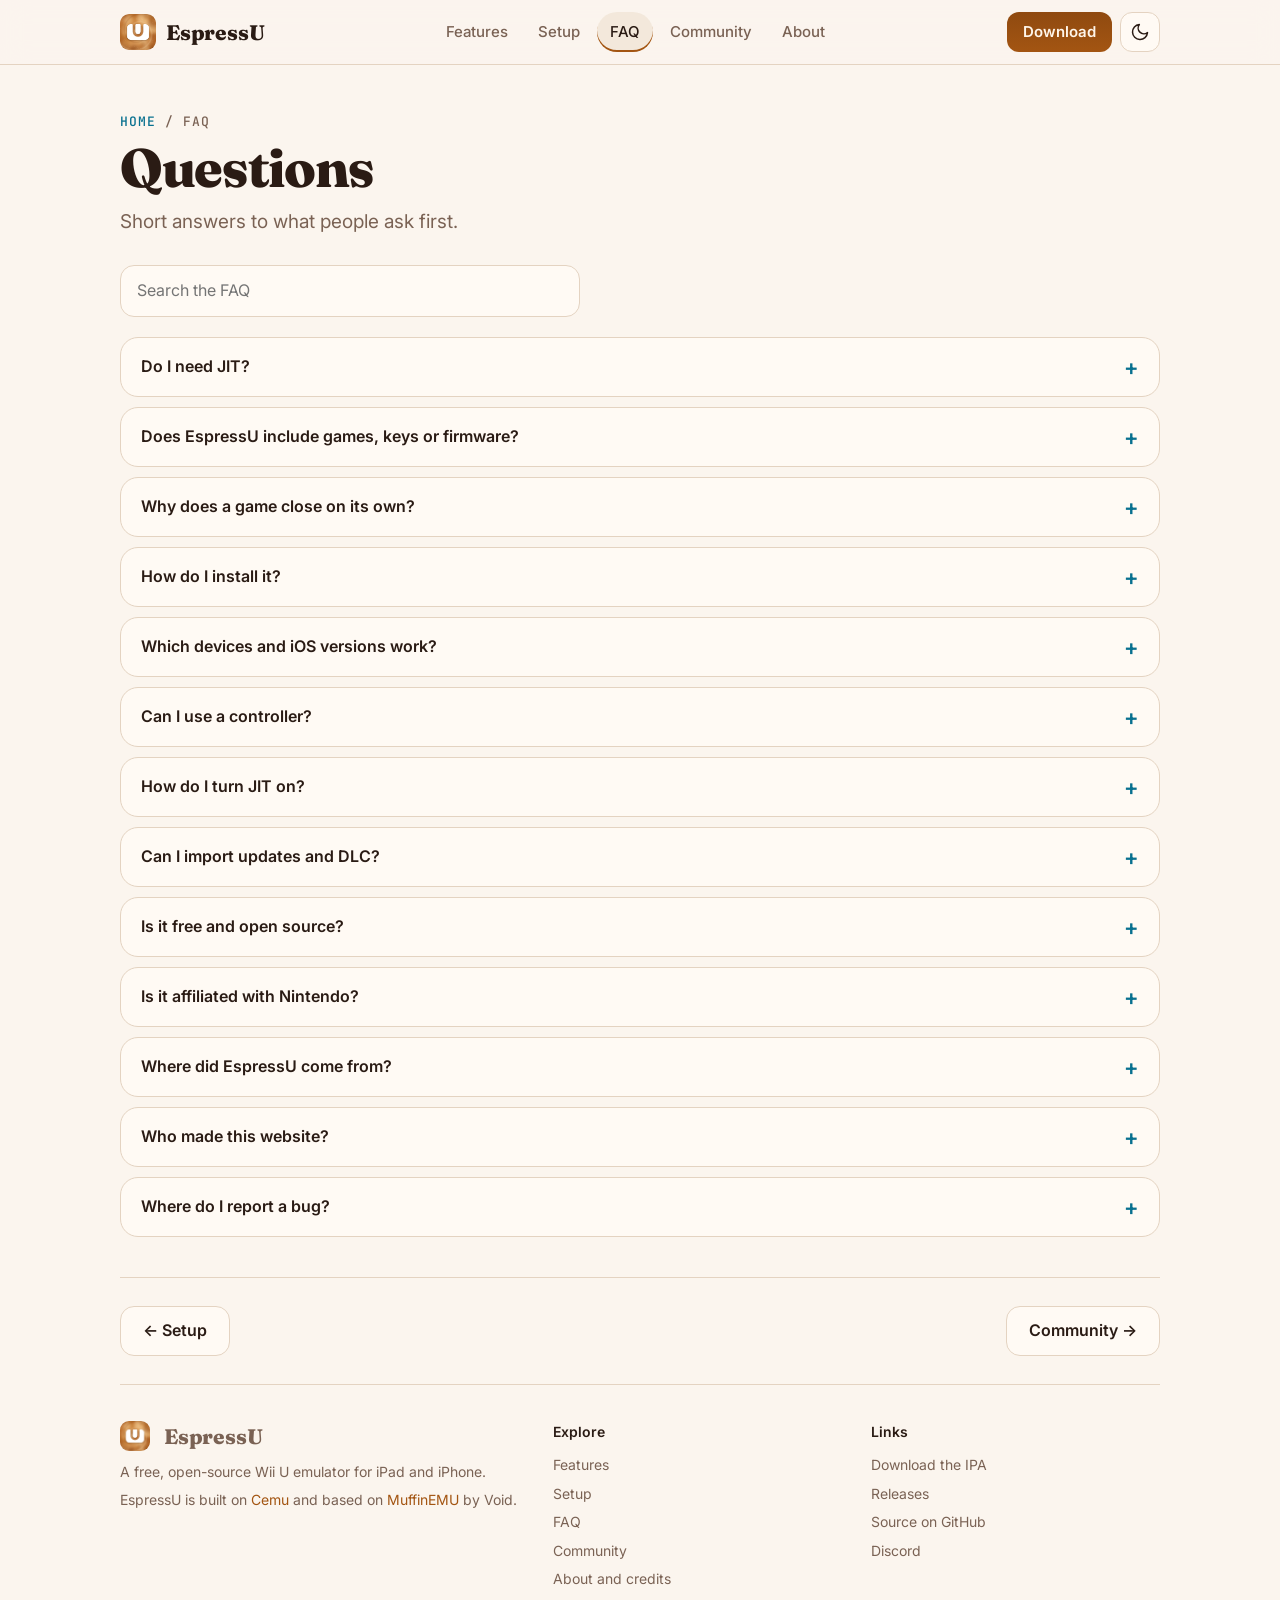
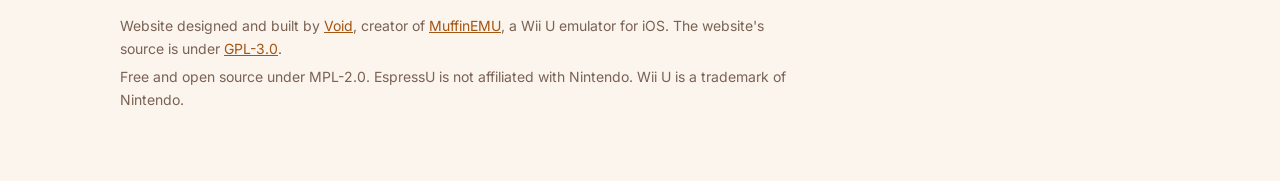
<file: faq.html>
<!doctype html>
<html lang="en">
<head>
<!-- Website for EspressU. Copyright (c) 2026 MuffinEMU Development Team (Void). SPDX-License-Identifier: GPL-3.0-only. Additional terms (GPL-3.0 section 7) apply: see ATTRIBUTION.md in https://github.com/MuffinEMU/EspressU-Site -->
<meta charset="utf-8">
<meta name="viewport" content="width=device-width, initial-scale=1, viewport-fit=cover">
<title>FAQ - EspressU</title>
<link rel="icon" href="assets/icon.png">
<meta name="description" content="Short answers about EspressU: JIT, games and keys, installing, controllers and more.">
<meta name="author" content="Void (MuffinEMU)">
<meta property="og:title" content="FAQ - EspressU"><meta property="og:description" content="Short answers about EspressU: JIT, games and keys, installing, controllers and more."><meta property="og:image" content="assets/icon.png"><meta property="og:image:alt" content="The EspressU app icon: a white Wii U logo on a swirl of coffee crema">
<link rel="preconnect" href="https://fonts.googleapis.com"><link rel="preconnect" href="https://fonts.gstatic.com" crossorigin>
<link href="https://fonts.googleapis.com/css2?family=Fraunces:opsz,wght@9..144,600;9..144,800&family=Inter:wght@400;500;600&family=JetBrains+Mono:wght@500&display=swap" rel="stylesheet">
<link rel="stylesheet" href="assets/style.css">
<script>try{var t=localStorage.getItem('espressu-theme');if(t)document.documentElement.setAttribute('data-theme',t)}catch(e){}</script>
</head>
<body>
<a class="skip" href="#main">Skip to content</a>
<header class="bar">
  <div class="bar-in">
    <a class="brand" href="index.html" aria-label="EspressU home"><img src="assets/icon.png" width="36" height="36" alt="">EspressU</a>
    <nav class="main" id="nav" aria-label="Main"><a href="features.html">Features</a><a href="setup.html">Setup</a><a href="faq.html" aria-current="page">FAQ</a><a href="community.html">Community</a><a href="about.html">About</a></nav>
    <div class="tools">
      <a class="get" href="https://github.com/EspressU/EspressU-Emu/releases/download/v1.0/EspressU-1.0.ipa" download>Download</a>
      <button class="icon-btn" id="theme" type="button" aria-label="Switch light or dark theme" title="Theme"><svg viewBox="0 0 24 24" width="20" height="20" fill="none" stroke="currentColor" stroke-width="1.8" stroke-linecap="round" stroke-linejoin="round" aria-hidden="true"><path d="M21 12.8A9 9 0 1 1 11.2 3a7 7 0 0 0 9.8 9.8z"/></svg></button>
      <button class="icon-btn burger" id="burger" type="button" aria-label="Open menu" aria-expanded="false" aria-controls="nav"><svg viewBox="0 0 24 24" width="20" height="20" fill="none" stroke="currentColor" stroke-width="1.8" stroke-linecap="round" stroke-linejoin="round" aria-hidden="true"><path d="M4 7h16M4 12h16M4 17h16"/></svg></button>
    </div>
  </div>
  <div class="progress" id="progress"></div>
</header>
<div class="wrap">
<main id="main">
<div class="page-hero"><div class="crumb"><a href="index.html">Home</a> / FAQ</div><h1>Questions</h1><p class="lead" style="margin:0">Short answers to what people ask first.</p></div>
<input class="search" id="faq-search" type="search" placeholder="Search the FAQ" aria-label="Search the FAQ" autocomplete="off">
<div id="faq-list"><details><summary>Do I need JIT?</summary><p>JIT is what makes games run well. Without it the much slower interpreter runs. JIT needs iOS 17.4 or later.</p></details><details><summary>Does EspressU include games, keys or firmware?</summary><p>No. You need your own dumps from your own Wii U. EspressU can load .wua files, decrypted folders, or encrypted ones with your own keys.txt.</p></details><details><summary>Why does a game close on its own?</summary><p>Most games run out of memory unless the limit is raised. Install GetMoreRam and use it on EspressU.</p></details><details><summary>How do I install it?</summary><p>Download the unsigned IPA from the Releases page and sideload it with SideStore or AltStore. Developer Mode must be on.</p></details><details><summary>Which devices and iOS versions work?</summary><p>An iPad or iPhone on iOS or iPadOS 17.4 or later.</p></details><details><summary>Can I use a controller?</summary><p>Yes. DualSense, Xbox and MFi controllers work, and there is an on-screen GamePad for touch.</p></details><details><summary>How do I turn JIT on?</summary><p>In Settings, JIT: import your pairing file and connect LocalDevVPN. JIT starts on its own when you launch a game.</p></details><details><summary>Can I import updates and DLC?</summary><p>Yes. Updates and DLC can be imported for your games.</p></details><details><summary>Is it free and open source?</summary><p>Yes. EspressU is free and open source under MPL-2.0, and the source is on GitHub.</p></details><details><summary>Is it affiliated with Nintendo?</summary><p>No. EspressU is not affiliated with Nintendo. Wii U is a trademark of Nintendo.</p></details><details><summary>Where did EspressU come from?</summary><p>EspressU is built on Cemu and based on MuffinEMU by Void. See the About page for credits.</p></details><details><summary>Who made this website?</summary><p>The website was designed and built by Void, the creator of MuffinEMU. See the About page.</p></details><details><summary>Where do I report a bug?</summary><p>In the Discord (the bugs forum) or as an issue on GitHub. Say your device, iOS version and the game.</p></details></div>
<p class="empty" id="faq-empty">Nothing matches that. Try the <a href="community.html" style="color:var(--crema)">community</a>.</p>
<div class="next"><a class="btn alt" href="setup.html">&larr; Setup</a><a class="btn alt" href="community.html">Community &rarr;</a></div>
</main>
<footer>
  <div class="foot-grid">
    <div><a class="brand" href="index.html" style="margin-bottom:10px"><img src="assets/icon.png" width="30" height="30" alt="">EspressU</a>
      <p>A free, open-source Wii U emulator for iPad and iPhone.</p>
      <p>EspressU is built on <a href="https://github.com/cemu-project/Cemu">Cemu</a> and based on <a href="https://github.com/MuffinEMU/Muffin-EMU">MuffinEMU</a> by Void.</p></div>
    <div><p class="ft">Explore</p><a href="features.html">Features</a><a href="setup.html">Setup</a><a href="faq.html">FAQ</a><a href="community.html">Community</a><a href="about.html">About and credits</a></div>
    <div><p class="ft">Links</p><a href="https://github.com/EspressU/EspressU-Emu/releases/download/v1.0/EspressU-1.0.ipa" download>Download the IPA</a><a href="https://github.com/EspressU/EspressU-Emu/releases">Releases</a><a href="https://github.com/EspressU/EspressU-Emu">Source on GitHub</a><a href="https://discord.gg/HPRJGXTEt8">Discord</a></div>
  </div>
  <p style="margin-top:22px">Website designed and built by <a href="about.html#built-by">Void</a>, creator of <a href="https://github.com/MuffinEMU/Muffin-EMU">MuffinEMU</a>, a Wii U emulator for iOS. The website's source is under <a href="about.html#site-licence">GPL-3.0</a>.</p>
  <p>Free and open source under MPL-2.0. EspressU is not affiliated with Nintendo. Wii U is a trademark of Nintendo.</p>
</footer>
</div>
<a class="icon-btn top" id="totop" href="#main" aria-label="Back to top"><svg viewBox="0 0 24 24" width="20" height="20" fill="none" stroke="currentColor" stroke-width="1.8" stroke-linecap="round" stroke-linejoin="round" aria-hidden="true"><path d="M6 15l6-6 6 6"/></svg></a>
<div class="toast" id="toast" role="status" aria-live="polite"></div>
<script src="assets/site.js"></script>
</body>
</html>
</file>
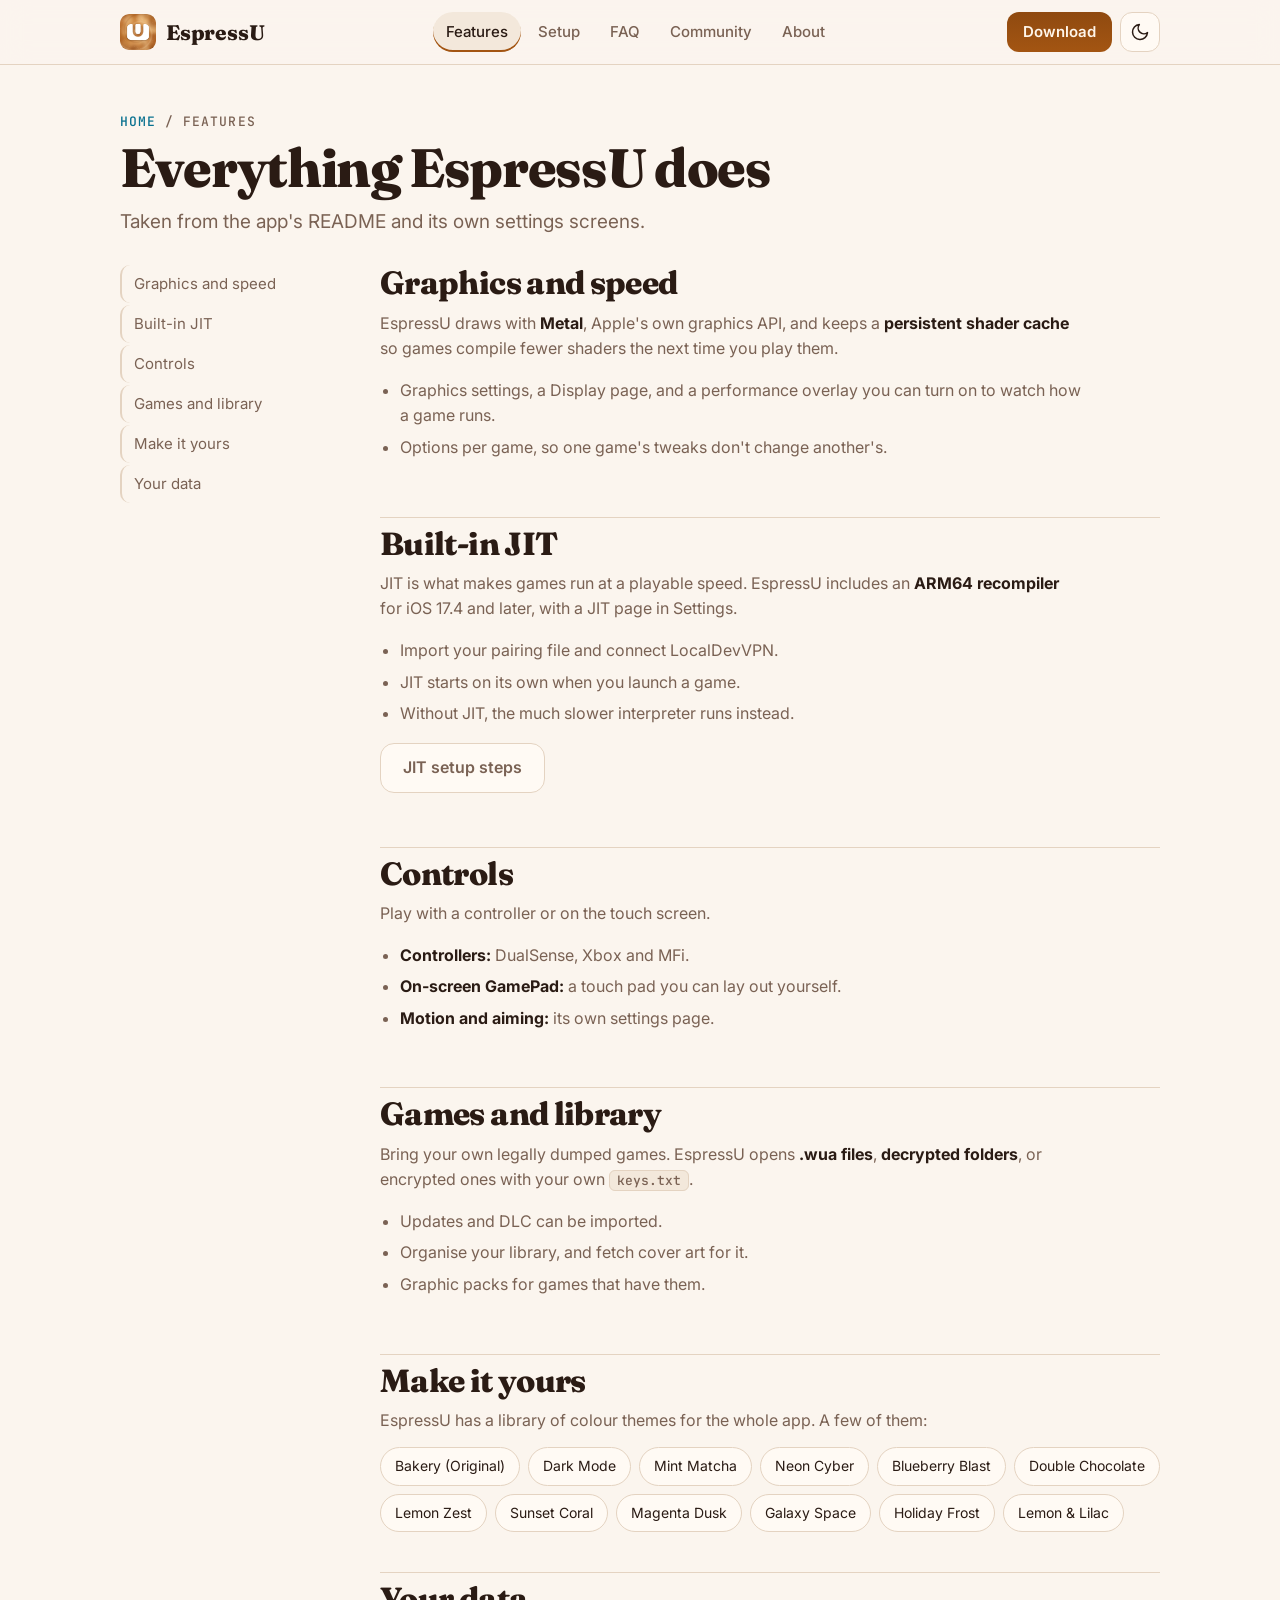
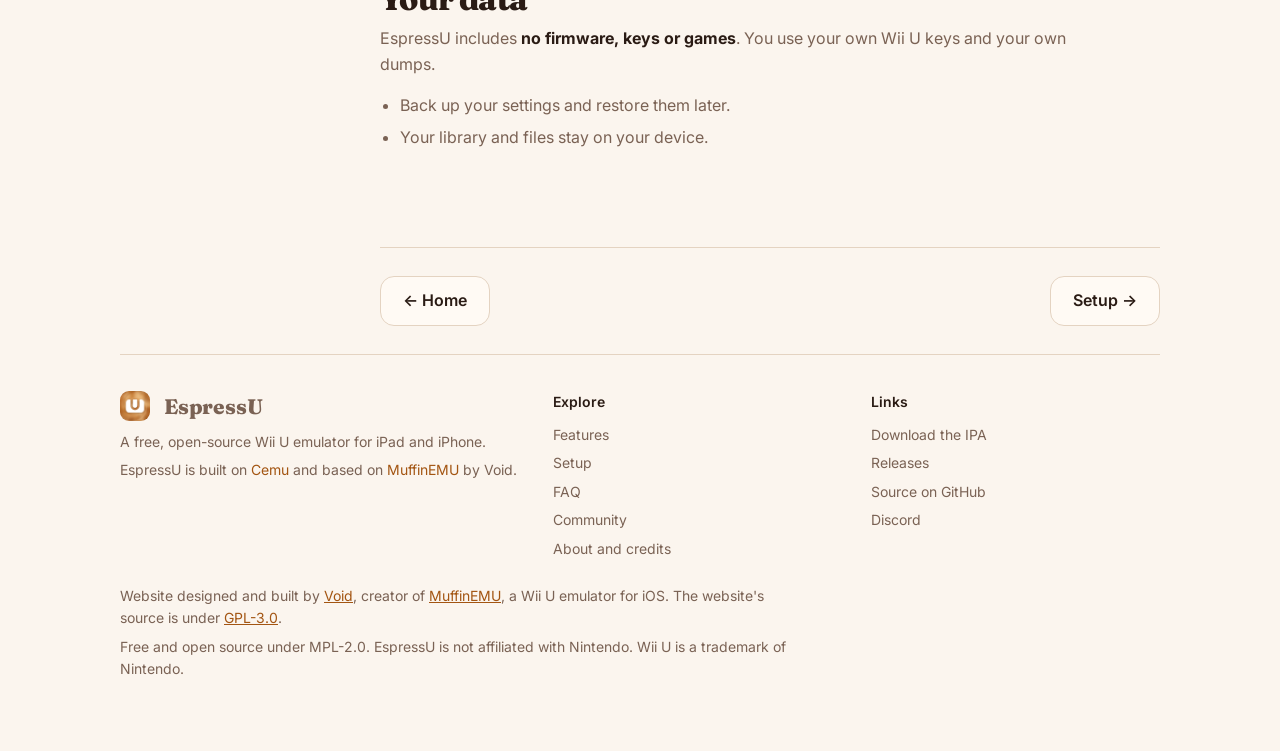
<file: features.html>
<!doctype html>
<html lang="en">
<head>
<!-- Website for EspressU. Copyright (c) 2026 MuffinEMU Development Team (Void). SPDX-License-Identifier: GPL-3.0-only. Additional terms (GPL-3.0 section 7) apply: see ATTRIBUTION.md in https://github.com/MuffinEMU/EspressU-Site -->
<meta charset="utf-8">
<meta name="viewport" content="width=device-width, initial-scale=1, viewport-fit=cover">
<title>Features - EspressU</title>
<link rel="icon" href="assets/icon.png">
<meta name="description" content="What EspressU does: Metal graphics, built-in JIT, controller and touch controls, your own games, themes.">
<meta name="author" content="Void (MuffinEMU)">
<meta property="og:title" content="Features - EspressU"><meta property="og:description" content="What EspressU does: Metal graphics, built-in JIT, controller and touch controls, your own games, themes."><meta property="og:image" content="assets/icon.png"><meta property="og:image:alt" content="The EspressU app icon: a white Wii U logo on a swirl of coffee crema">
<link rel="preconnect" href="https://fonts.googleapis.com"><link rel="preconnect" href="https://fonts.gstatic.com" crossorigin>
<link href="https://fonts.googleapis.com/css2?family=Fraunces:opsz,wght@9..144,600;9..144,800&family=Inter:wght@400;500;600&family=JetBrains+Mono:wght@500&display=swap" rel="stylesheet">
<link rel="stylesheet" href="assets/style.css">
<script>try{var t=localStorage.getItem('espressu-theme');if(t)document.documentElement.setAttribute('data-theme',t)}catch(e){}</script>
</head>
<body>
<a class="skip" href="#main">Skip to content</a>
<header class="bar">
  <div class="bar-in">
    <a class="brand" href="index.html" aria-label="EspressU home"><img src="assets/icon.png" width="36" height="36" alt="">EspressU</a>
    <nav class="main" id="nav" aria-label="Main"><a href="features.html" aria-current="page">Features</a><a href="setup.html">Setup</a><a href="faq.html">FAQ</a><a href="community.html">Community</a><a href="about.html">About</a></nav>
    <div class="tools">
      <a class="get" href="https://github.com/EspressU/EspressU-Emu/releases/download/v1.0/EspressU-1.0.ipa" download>Download</a>
      <button class="icon-btn" id="theme" type="button" aria-label="Switch light or dark theme" title="Theme"><svg viewBox="0 0 24 24" width="20" height="20" fill="none" stroke="currentColor" stroke-width="1.8" stroke-linecap="round" stroke-linejoin="round" aria-hidden="true"><path d="M21 12.8A9 9 0 1 1 11.2 3a7 7 0 0 0 9.8 9.8z"/></svg></button>
      <button class="icon-btn burger" id="burger" type="button" aria-label="Open menu" aria-expanded="false" aria-controls="nav"><svg viewBox="0 0 24 24" width="20" height="20" fill="none" stroke="currentColor" stroke-width="1.8" stroke-linecap="round" stroke-linejoin="round" aria-hidden="true"><path d="M4 7h16M4 12h16M4 17h16"/></svg></button>
    </div>
  </div>
  <div class="progress" id="progress"></div>
</header>
<div class="wrap">
<main id="main">
<div class="page-hero"><div class="crumb"><a href="index.html">Home</a> / Features</div><h1>Everything EspressU does</h1><p class="lead" style="margin:0">Taken from the app's README and its own settings screens.</p></div><div class="split"><nav class="toc" aria-label="On this page"><a href="#graphics">Graphics and speed</a><a href="#jit">Built-in JIT</a><a href="#controls">Controls</a><a href="#games">Games and library</a><a href="#themes">Make it yours</a><a href="#data">Your data</a></nav><div class="prose">
<section class="block" id="graphics" style="border:0;padding-top:0"><h2>Graphics and speed</h2>
<p>EspressU draws with <strong>Metal</strong>, Apple's own graphics API, and keeps a <strong>persistent shader cache</strong> so games compile fewer shaders the next time you play them.</p>
<ul><li>Graphics settings, a Display page, and a performance overlay you can turn on to watch how a game runs.</li><li>Options per game, so one game's tweaks don't change another's.</li></ul></section>
<section class="block" id="jit"><h2>Built-in JIT</h2>
<p>JIT is what makes games run at a playable speed. EspressU includes an <strong>ARM64 recompiler</strong> for iOS 17.4 and later, with a JIT page in Settings.</p>
<ul><li>Import your pairing file and connect LocalDevVPN.</li><li>JIT starts on its own when you launch a game.</li><li>Without JIT, the much slower interpreter runs instead.</li></ul>
<p><a class="btn alt" href="setup.html#step-4" style="display:inline-flex">JIT setup steps</a></p></section>
<section class="block" id="controls"><h2>Controls</h2>
<p>Play with a controller or on the touch screen.</p>
<ul><li><strong>Controllers:</strong> DualSense, Xbox and MFi.</li><li><strong>On-screen GamePad:</strong> a touch pad you can lay out yourself.</li><li><strong>Motion and aiming:</strong> its own settings page.</li></ul></section>
<section class="block" id="games"><h2>Games and library</h2>
<p>Bring your own legally dumped games. EspressU opens <strong>.wua files</strong>, <strong>decrypted folders</strong>, or encrypted ones with your own <span class="kbd">keys.txt</span>.</p>
<ul><li>Updates and DLC can be imported.</li><li>Organise your library, and fetch cover art for it.</li><li>Graphic packs for games that have them.</li></ul></section>
<section class="block" id="themes"><h2>Make it yours</h2>
<p>EspressU has a library of colour themes for the whole app. A few of them:</p>
<div class="chips"><span class="chip">Bakery (Original)</span><span class="chip">Dark Mode</span><span class="chip">Mint Matcha</span><span class="chip">Neon Cyber</span><span class="chip">Blueberry Blast</span><span class="chip">Double Chocolate</span><span class="chip">Lemon Zest</span><span class="chip">Sunset Coral</span><span class="chip">Magenta Dusk</span><span class="chip">Galaxy Space</span><span class="chip">Holiday Frost</span><span class="chip">Lemon &amp; Lilac</span></div></section>
<section class="block" id="data"><h2>Your data</h2>
<p>EspressU includes <strong>no firmware, keys or games</strong>. You use your own Wii U keys and your own dumps.</p>
<ul><li>Back up your settings and restore them later.</li><li>Your library and files stay on your device.</li></ul></section>
<div class="next"><a class="btn alt" href="index.html">&larr; Home</a><a class="btn alt" href="setup.html">Setup &rarr;</a></div></div></div>
</main>
<footer>
  <div class="foot-grid">
    <div><a class="brand" href="index.html" style="margin-bottom:10px"><img src="assets/icon.png" width="30" height="30" alt="">EspressU</a>
      <p>A free, open-source Wii U emulator for iPad and iPhone.</p>
      <p>EspressU is built on <a href="https://github.com/cemu-project/Cemu">Cemu</a> and based on <a href="https://github.com/MuffinEMU/Muffin-EMU">MuffinEMU</a> by Void.</p></div>
    <div><p class="ft">Explore</p><a href="features.html">Features</a><a href="setup.html">Setup</a><a href="faq.html">FAQ</a><a href="community.html">Community</a><a href="about.html">About and credits</a></div>
    <div><p class="ft">Links</p><a href="https://github.com/EspressU/EspressU-Emu/releases/download/v1.0/EspressU-1.0.ipa" download>Download the IPA</a><a href="https://github.com/EspressU/EspressU-Emu/releases">Releases</a><a href="https://github.com/EspressU/EspressU-Emu">Source on GitHub</a><a href="https://discord.gg/HPRJGXTEt8">Discord</a></div>
  </div>
  <p style="margin-top:22px">Website designed and built by <a href="about.html#built-by">Void</a>, creator of <a href="https://github.com/MuffinEMU/Muffin-EMU">MuffinEMU</a>, a Wii U emulator for iOS. The website's source is under <a href="about.html#site-licence">GPL-3.0</a>.</p>
  <p>Free and open source under MPL-2.0. EspressU is not affiliated with Nintendo. Wii U is a trademark of Nintendo.</p>
</footer>
</div>
<a class="icon-btn top" id="totop" href="#main" aria-label="Back to top"><svg viewBox="0 0 24 24" width="20" height="20" fill="none" stroke="currentColor" stroke-width="1.8" stroke-linecap="round" stroke-linejoin="round" aria-hidden="true"><path d="M6 15l6-6 6 6"/></svg></a>
<div class="toast" id="toast" role="status" aria-live="polite"></div>
<script src="assets/site.js"></script>
</body>
</html>
</file>
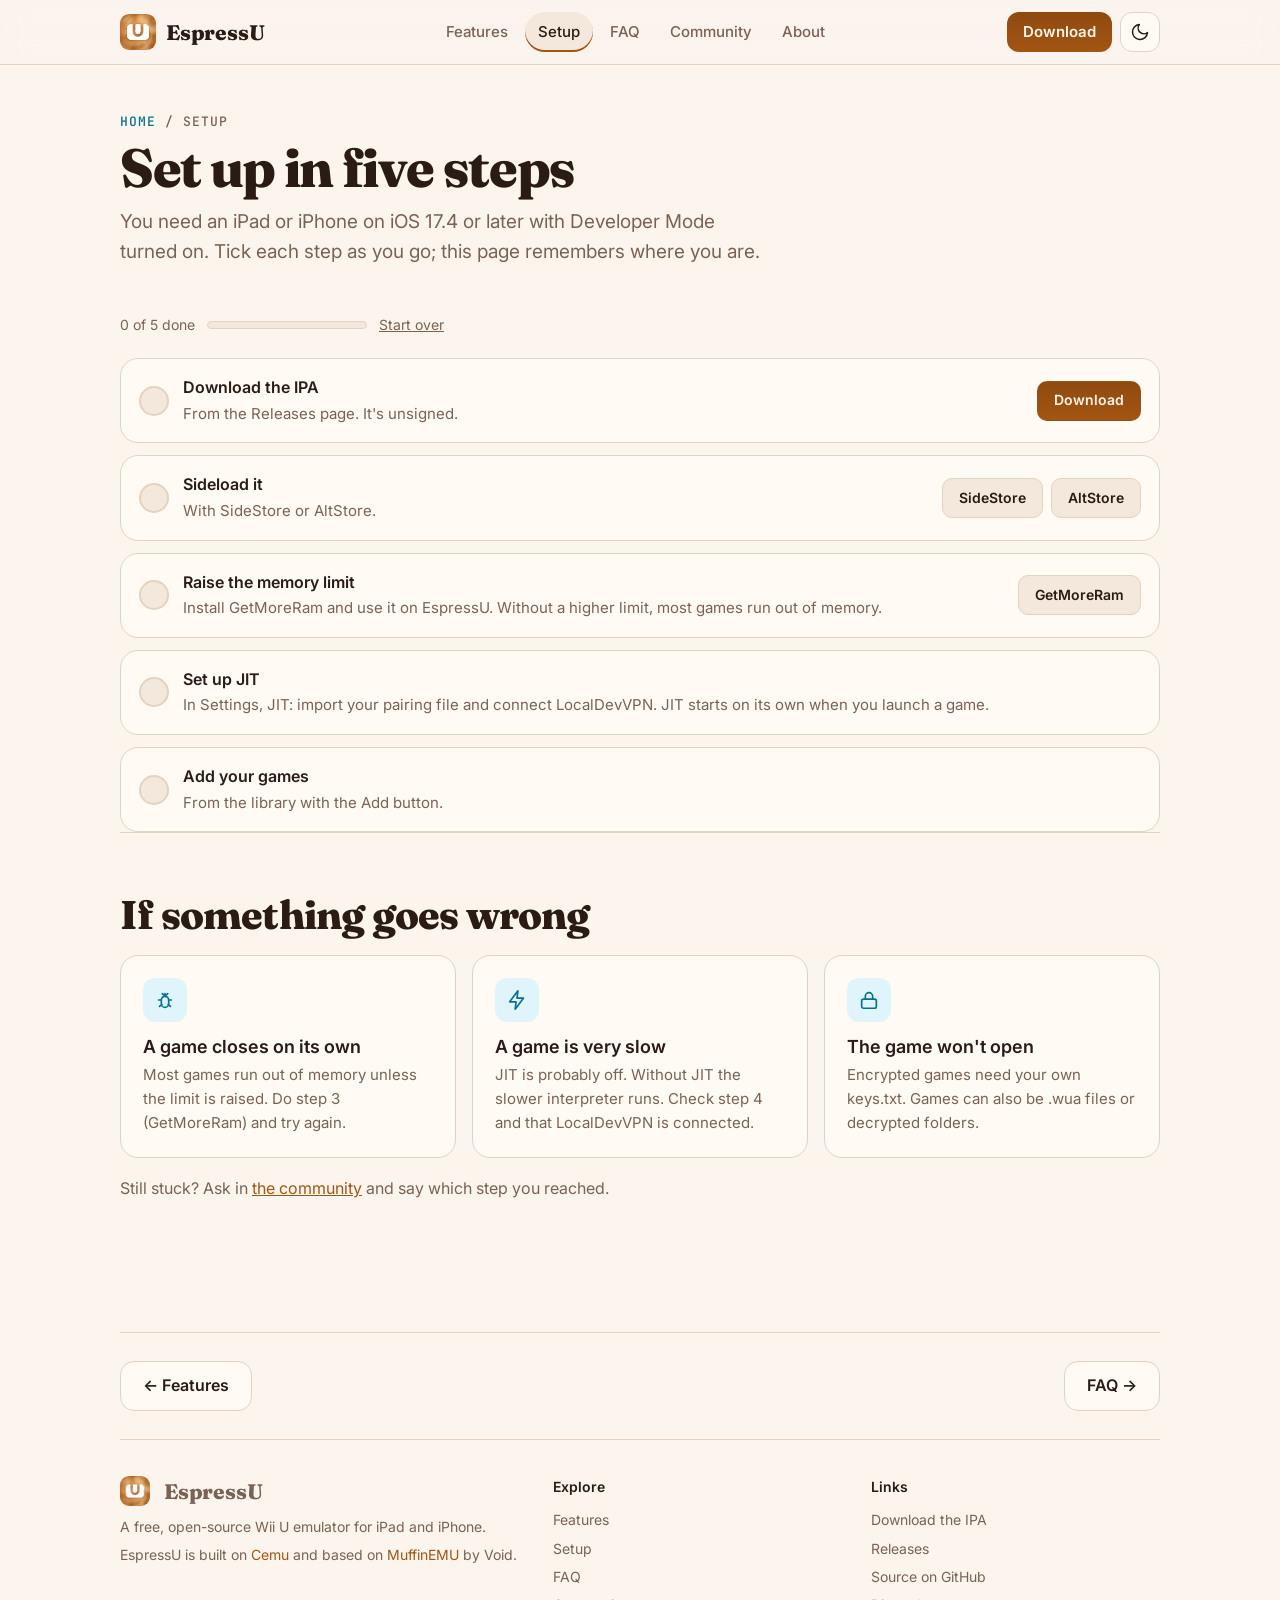
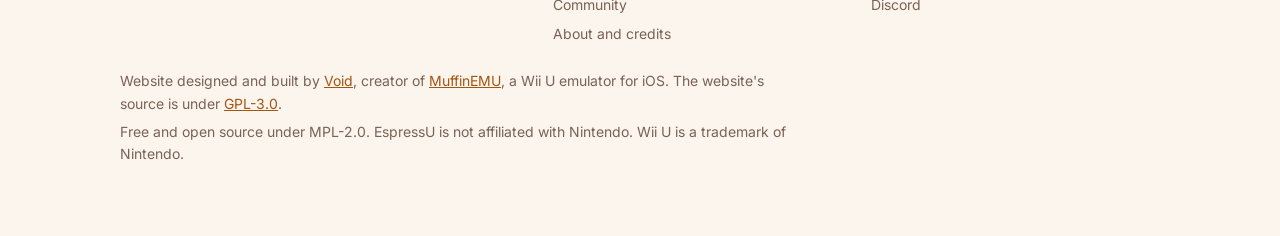
<file: setup.html>
<!doctype html>
<html lang="en">
<head>
<!-- Website for EspressU. Copyright (c) 2026 MuffinEMU Development Team (Void). SPDX-License-Identifier: GPL-3.0-only. Additional terms (GPL-3.0 section 7) apply: see ATTRIBUTION.md in https://github.com/MuffinEMU/EspressU-Site -->
<meta charset="utf-8">
<meta name="viewport" content="width=device-width, initial-scale=1, viewport-fit=cover">
<title>Setup - EspressU</title>
<link rel="icon" href="assets/icon.png">
<meta name="description" content="Set up EspressU in five steps: download, sideload, raise the memory limit, set up JIT, add your games.">
<meta name="author" content="Void (MuffinEMU)">
<meta property="og:title" content="Setup - EspressU"><meta property="og:description" content="Set up EspressU in five steps: download, sideload, raise the memory limit, set up JIT, add your games."><meta property="og:image" content="assets/icon.png"><meta property="og:image:alt" content="The EspressU app icon: a white Wii U logo on a swirl of coffee crema">
<link rel="preconnect" href="https://fonts.googleapis.com"><link rel="preconnect" href="https://fonts.gstatic.com" crossorigin>
<link href="https://fonts.googleapis.com/css2?family=Fraunces:opsz,wght@9..144,600;9..144,800&family=Inter:wght@400;500;600&family=JetBrains+Mono:wght@500&display=swap" rel="stylesheet">
<link rel="stylesheet" href="assets/style.css">
<script>try{var t=localStorage.getItem('espressu-theme');if(t)document.documentElement.setAttribute('data-theme',t)}catch(e){}</script>
</head>
<body>
<a class="skip" href="#main">Skip to content</a>
<header class="bar">
  <div class="bar-in">
    <a class="brand" href="index.html" aria-label="EspressU home"><img src="assets/icon.png" width="36" height="36" alt="">EspressU</a>
    <nav class="main" id="nav" aria-label="Main"><a href="features.html">Features</a><a href="setup.html" aria-current="page">Setup</a><a href="faq.html">FAQ</a><a href="community.html">Community</a><a href="about.html">About</a></nav>
    <div class="tools">
      <a class="get" href="https://github.com/EspressU/EspressU-Emu/releases/download/v1.0/EspressU-1.0.ipa" download>Download</a>
      <button class="icon-btn" id="theme" type="button" aria-label="Switch light or dark theme" title="Theme"><svg viewBox="0 0 24 24" width="20" height="20" fill="none" stroke="currentColor" stroke-width="1.8" stroke-linecap="round" stroke-linejoin="round" aria-hidden="true"><path d="M21 12.8A9 9 0 1 1 11.2 3a7 7 0 0 0 9.8 9.8z"/></svg></button>
      <button class="icon-btn burger" id="burger" type="button" aria-label="Open menu" aria-expanded="false" aria-controls="nav"><svg viewBox="0 0 24 24" width="20" height="20" fill="none" stroke="currentColor" stroke-width="1.8" stroke-linecap="round" stroke-linejoin="round" aria-hidden="true"><path d="M4 7h16M4 12h16M4 17h16"/></svg></button>
    </div>
  </div>
  <div class="progress" id="progress"></div>
</header>
<div class="wrap">
<main id="main">
<div class="page-hero"><div class="crumb"><a href="index.html">Home</a> / Setup</div><h1>Set up in five steps</h1><p class="lead" style="margin:0">You need an iPad or iPhone on iOS 17.4 or later with Developer Mode turned on. Tick each step as you go; this page remembers where you are.</p></div>
<div class="meter" style="margin:18px 0 22px"><span data-meter-text>0 of 5 done</span><div class="meter-bar"><i data-meter-fill></i></div><button class="reset" id="reset" type="button">Start over</button></div>
<ol class="steps" id="steps"><li id="step-1"><input class="chk" type="checkbox" aria-label="Step 1 done"><div><span class="t">Download the IPA</span><span class="d">From the Releases page. It's unsigned.</span></div><div class="act"><a class="mini dl" href="https://github.com/EspressU/EspressU-Emu/releases/download/v1.0/EspressU-1.0.ipa" download>Download</a></div></li><li id="step-2"><input class="chk" type="checkbox" aria-label="Step 2 done"><div><span class="t">Sideload it</span><span class="d">With SideStore or AltStore.</span></div><div class="act"><a class="mini" href="https://sidestore.io">SideStore</a><a class="mini" href="https://altstore.io">AltStore</a></div></li><li id="step-3"><input class="chk" type="checkbox" aria-label="Step 3 done"><div><span class="t">Raise the memory limit</span><span class="d">Install GetMoreRam and use it on EspressU. Without a higher limit, most games run out of memory.</span></div><div class="act"><a class="mini" href="https://github.com/hugeBlack/GetMoreRam">GetMoreRam</a></div></li><li id="step-4"><input class="chk" type="checkbox" aria-label="Step 4 done"><div><span class="t">Set up JIT</span><span class="d">In Settings, JIT: import your pairing file and connect LocalDevVPN. JIT starts on its own when you launch a game.</span></div><div class="act"></div></li><li id="step-5"><input class="chk" type="checkbox" aria-label="Step 5 done"><div><span class="t">Add your games</span><span class="d">From the library with the Add button.</span></div><div class="act"></div></li></ol>
<section><h2>If something goes wrong</h2>
<div class="cards3">
<div class="card"><div class="ico"><svg viewBox="0 0 24 24" width="22" height="22" fill="none" stroke="currentColor" stroke-width="1.8" stroke-linecap="round" stroke-linejoin="round" aria-hidden="true"><rect x="8" y="8" width="8" height="12" rx="4"/><path d="M12 8V5M5 12h3M16 12h3M6 19l2.5-2M18 19l-2.5-2M9 5l1.5 1.5M15 5l-1.5 1.5"/></svg></div><h3>A game closes on its own</h3><p>Most games run out of memory unless the limit is raised. Do step 3 (GetMoreRam) and try again.</p></div>
<div class="card"><div class="ico"><svg viewBox="0 0 24 24" width="22" height="22" fill="none" stroke="currentColor" stroke-width="1.8" stroke-linecap="round" stroke-linejoin="round" aria-hidden="true"><path d="M13 2L4 14h7l-1 8 9-12h-7z"/></svg></div><h3>A game is very slow</h3><p>JIT is probably off. Without JIT the slower interpreter runs. Check step 4 and that LocalDevVPN is connected.</p></div>
<div class="card"><div class="ico"><svg viewBox="0 0 24 24" width="22" height="22" fill="none" stroke="currentColor" stroke-width="1.8" stroke-linecap="round" stroke-linejoin="round" aria-hidden="true"><rect x="4" y="11" width="16" height="10" rx="2"/><path d="M8 11V8a4 4 0 0 1 8 0v3"/></svg></div><h3>The game won't open</h3><p>Encrypted games need your own keys.txt. Games can also be .wua files or decrypted folders.</p></div>
</div>
<p class="sub">Still stuck? Ask in <a href="community.html" style="color:var(--crema)">the community</a> and say which step you reached.</p></section>
<div class="next"><a class="btn alt" href="features.html">&larr; Features</a><a class="btn alt" href="faq.html">FAQ &rarr;</a></div>
</main>
<footer>
  <div class="foot-grid">
    <div><a class="brand" href="index.html" style="margin-bottom:10px"><img src="assets/icon.png" width="30" height="30" alt="">EspressU</a>
      <p>A free, open-source Wii U emulator for iPad and iPhone.</p>
      <p>EspressU is built on <a href="https://github.com/cemu-project/Cemu">Cemu</a> and based on <a href="https://github.com/MuffinEMU/Muffin-EMU">MuffinEMU</a> by Void.</p></div>
    <div><p class="ft">Explore</p><a href="features.html">Features</a><a href="setup.html">Setup</a><a href="faq.html">FAQ</a><a href="community.html">Community</a><a href="about.html">About and credits</a></div>
    <div><p class="ft">Links</p><a href="https://github.com/EspressU/EspressU-Emu/releases/download/v1.0/EspressU-1.0.ipa" download>Download the IPA</a><a href="https://github.com/EspressU/EspressU-Emu/releases">Releases</a><a href="https://github.com/EspressU/EspressU-Emu">Source on GitHub</a><a href="https://discord.gg/HPRJGXTEt8">Discord</a></div>
  </div>
  <p style="margin-top:22px">Website designed and built by <a href="about.html#built-by">Void</a>, creator of <a href="https://github.com/MuffinEMU/Muffin-EMU">MuffinEMU</a>, a Wii U emulator for iOS. The website's source is under <a href="about.html#site-licence">GPL-3.0</a>.</p>
  <p>Free and open source under MPL-2.0. EspressU is not affiliated with Nintendo. Wii U is a trademark of Nintendo.</p>
</footer>
</div>
<a class="icon-btn top" id="totop" href="#main" aria-label="Back to top"><svg viewBox="0 0 24 24" width="20" height="20" fill="none" stroke="currentColor" stroke-width="1.8" stroke-linecap="round" stroke-linejoin="round" aria-hidden="true"><path d="M6 15l6-6 6 6"/></svg></a>
<div class="toast" id="toast" role="status" aria-live="polite"></div>
<script src="assets/site.js"></script>
</body>
</html>
</file>
<file: assets/style.css>
/* EspressU website. Copyright (c) 2026 MuffinEMU Development Team (Void).
 * SPDX-License-Identifier: GPL-3.0-only. Additional terms (GPL-3.0 section 7) apply: see ATTRIBUTION.md. */
:root{
  --bg:#1a1210; --bg2:#231916; --card:#2b201c; --line:#3d2e28;
  --fg:#f6ece3; --muted:#bfa99b; --crema:#e8a766; --crema2:#f4c48d; --blue:#35c3f0; --blue-d:#0b2a36;
  --glass:rgba(26,18,16,.78); --radius:18px; --ok:#7bd88f; --on:#2a1608;
}
@media (prefers-color-scheme: light){
  :root:not([data-theme="dark"]){
    --bg:#fbf5ee; --bg2:#f3e8db; --card:#fffaf4; --line:#e4d3c1;
    --fg:#2a1b14; --muted:#7a6254; --crema:#a35512; --crema2:#8f4a10; --blue:#08708f; --blue-d:#dff4fb;
    --glass:rgba(251,245,238,.82); --ok:#1f8a3b; --on:#fff6ea;
  }
}
:root[data-theme="light"]{
  --bg:#fbf5ee; --bg2:#f3e8db; --card:#fffaf4; --line:#e4d3c1;
  --fg:#2a1b14; --muted:#7a6254; --crema:#a35512; --crema2:#8f4a10; --blue:#08708f; --blue-d:#dff4fb;
  --glass:rgba(251,245,238,.82); --ok:#1f8a3b; --on:#fff6ea;
}
*{box-sizing:border-box}
html{scroll-behavior:smooth;scroll-padding-top:84px}
@media (prefers-reduced-motion: reduce){html{scroll-behavior:auto}*{animation:none!important;transition:none!important}}
body{margin:0;background:var(--bg);color:var(--fg);font:16px/1.6 Inter,system-ui,sans-serif;
  padding-left:max(16px,env(safe-area-inset-left,0px));padding-right:max(16px,env(safe-area-inset-right,0px));}
a{color:inherit}
:focus-visible{outline:3px solid var(--blue);outline-offset:3px;border-radius:8px}
.wrap{max-width:1040px;margin:0 auto}
.skip{position:absolute;left:-999px;top:8px;background:var(--crema);color:var(--on);padding:8px 14px;border-radius:10px;z-index:50}
.skip:focus{left:8px}

/* header */
.bar{position:sticky;top:0;z-index:40;margin:0 calc(50% - 50vw);padding:0 max(16px,calc(50vw - 520px));background:var(--glass);
  backdrop-filter:saturate(1.4) blur(14px);-webkit-backdrop-filter:saturate(1.4) blur(14px);border-bottom:1px solid var(--line)}
.bar-in{display:flex;align-items:center;justify-content:space-between;gap:12px;height:64px}
.progress{position:absolute;left:0;bottom:-1px;height:2px;width:0;background:linear-gradient(90deg,var(--blue),var(--crema))}
.brand{display:flex;align-items:center;gap:10px;font:800 21px Fraunces,Georgia,serif;text-decoration:none;letter-spacing:-.01em}
.brand img{border-radius:9px}
nav.main{display:flex;gap:4px;align-items:center}
nav.main a{padding:8px 13px;border-radius:999px;text-decoration:none;color:var(--muted);font-weight:500;font-size:15px;transition:background .15s,color .15s}
nav.main a:hover{background:var(--bg2);color:var(--fg)}
nav.main a[aria-current]{background:var(--bg2);color:var(--fg);box-shadow:inset 0 -2px 0 var(--crema)}
.tools{display:flex;gap:8px;align-items:center}
.icon-btn{width:40px;height:40px;padding:0;line-height:1;-webkit-appearance:none;appearance:none;border-radius:12px;border:1px solid var(--line);background:var(--card);color:var(--fg);display:grid;place-items:center;cursor:pointer}
.icon-btn:hover{border-color:var(--blue)}
.burger{display:none}
.get{display:inline-flex;align-items:center;justify-content:center;height:40px;padding:0 16px;line-height:1.2;border-radius:12px;font-weight:600;font-size:15px;text-decoration:none;
  background:linear-gradient(180deg,var(--crema2),var(--crema));color:var(--on)}
.get:hover{filter:brightness(1.06)}

/* hero */
.hero{display:grid;grid-template-columns:1.1fr .9fr;gap:40px;align-items:center;padding:56px 0 64px}
.hero>*{min-width:0}
.eyebrow{font:500 13px 'JetBrains Mono',monospace;letter-spacing:.12em;text-transform:uppercase;color:var(--blue)}
h1{font:800 clamp(38px,6.4vw,68px)/1.02 Fraunces,Georgia,serif;letter-spacing:-.025em;margin:14px 0 18px;text-wrap:balance}
h1 em{font-style:normal;color:var(--crema)}
.lead{font-size:19px;color:var(--muted);max-width:34em;margin:0 0 26px}
.cta{display:flex;gap:12px;flex-wrap:wrap}
.btn{display:inline-flex;align-items:center;justify-content:center;text-align:center;gap:8px;min-height:50px;padding:0 22px;line-height:1.2;-webkit-appearance:none;appearance:none;border-radius:14px;font-weight:600;text-decoration:none;border:1px solid var(--line);cursor:pointer;font:inherit;font-weight:600;color:inherit;background:none}
.btn.main{background:linear-gradient(180deg,var(--crema2),var(--crema));color:var(--on);border-color:transparent;box-shadow:0 10px 30px -12px var(--crema)}
.btn.main:hover{filter:brightness(1.06)}
.btn.alt{background:var(--card)}
.btn.alt:hover{border-color:var(--blue)}
.pills{display:flex;gap:8px;flex-wrap:wrap;margin-top:24px}
.pill{font:500 13px 'JetBrains Mono',monospace;padding:6px 12px;border-radius:999px;background:var(--bg2);border:1px solid var(--line);color:var(--muted)}
.art{position:relative;aspect-ratio:1/1;max-width:100%;display:grid;place-items:center}
.art::before{content:"";position:absolute;inset:4%;border-radius:50%;background:radial-gradient(circle,var(--blue-d),transparent 68%)}
.art img{position:relative;width:70%;height:auto;border-radius:22%;box-shadow:0 30px 80px -20px rgba(232,167,102,.55)}

/* quick path */
.quick{display:grid;grid-template-columns:repeat(3,1fr);gap:12px;margin:0 0 8px}
.quick a{display:flex;gap:14px;align-items:center;padding:16px 18px;border:1px solid var(--line);border-radius:var(--radius);background:var(--card);text-decoration:none;transition:border-color .15s,transform .15s}
.quick a:hover{border-color:var(--blue);transform:translateY(-2px)}
.quick b{font-weight:600}
.quick span span{display:block;color:var(--muted);font-size:14px}
.quick .num{display:grid;color:var(--on)}
.num{flex:none;width:36px;height:36px;border-radius:50%;background:var(--crema);color:var(--on);display:grid;place-items:center;font:800 16px Fraunces,serif}

section{padding:60px 0;border-top:1px solid var(--line)}
section.first{border-top:0}
h2{font:800 clamp(28px,4.5vw,40px)/1.1 Fraunces,Georgia,serif;letter-spacing:-.02em;margin:0 0 10px;text-wrap:balance}
.sub{color:var(--muted);margin:0 0 30px;max-width:40em}
.grid{display:grid;grid-template-columns:repeat(auto-fit,minmax(230px,1fr));gap:16px}
.card{background:var(--card);border:1px solid var(--line);border-radius:var(--radius);padding:22px}
.card h3,.card h2{margin:0 0 6px;font:600 18px Inter,sans-serif;letter-spacing:0}
.card p{margin:0;color:var(--muted);font-size:15px}
.ico{width:44px;height:44px;border-radius:12px;display:grid;place-items:center;background:var(--blue-d);color:var(--blue);margin-bottom:14px}
.note{margin-top:22px;padding:16px 20px;border-radius:var(--radius);background:var(--blue-d);border:1px solid var(--line);font-size:15px}

/* setup checklist */
.setup-head{display:flex;align-items:end;justify-content:space-between;gap:16px;flex-wrap:wrap;margin-bottom:6px}
.meter{display:flex;align-items:center;gap:12px;color:var(--muted);font-size:14px}
.meter-bar{width:160px;height:8px;border-radius:99px;background:var(--bg2);overflow:hidden;border:1px solid var(--line)}
.meter-bar i{display:block;height:100%;width:0;background:linear-gradient(90deg,var(--blue),var(--ok));transition:width .3s}
ol.steps{list-style:none;margin:0;padding:0;display:grid;gap:12px}
ol.steps li{background:var(--card);border:1px solid var(--line);border-radius:var(--radius);padding:16px 18px;display:grid;grid-template-columns:auto 1fr auto;gap:14px;align-items:center;transition:border-color .2s,opacity .2s}
ol.steps li.done{opacity:.62;border-color:var(--ok)}
ol.steps li.done .t{text-decoration:line-through;text-decoration-color:var(--muted)}
.chk{appearance:none;width:30px;height:30px;border-radius:50%;border:2px solid var(--line);background:var(--bg2);cursor:pointer;display:grid;place-items:center;margin:0;flex:none}
.chk:checked{background:var(--ok);border-color:var(--ok)}
.chk:checked::after{content:"";width:8px;height:14px;border:solid #0d2514;border-width:0 3px 3px 0;transform:rotate(45deg) translate(-1px,-1px)}
.steps .t{font-weight:600;display:block}
.steps .d{color:var(--muted);font-size:15px}
.steps .act{display:flex;gap:8px;flex-wrap:wrap;justify-content:flex-end;align-items:center;align-self:center}
.mini{display:inline-flex;align-items:center;justify-content:center;text-align:center;min-height:40px;padding:0 16px;line-height:1.2;-webkit-appearance:none;appearance:none;border-radius:10px;border:1px solid var(--line);background:var(--bg2);font-weight:600;font-size:14px;text-decoration:none;color:inherit;cursor:pointer;font-family:inherit}
.mini:hover{border-color:var(--blue)}
.mini.dl{background:linear-gradient(180deg,var(--crema2),var(--crema));color:var(--on);border-color:transparent}
.reset{background:none;border:0;color:var(--muted);text-decoration:underline;cursor:pointer;font:inherit;font-size:14px;padding:0}

/* themes */
.chips{display:flex;flex-wrap:wrap;gap:8px}
.chip{padding:7px 14px;border-radius:999px;background:var(--card);border:1px solid var(--line);font-size:14px}

/* faq */
details{background:var(--card);border:1px solid var(--line);border-radius:var(--radius);padding:0 20px;margin-bottom:10px}
details[open]{border-color:var(--blue)}
summary{cursor:pointer;padding:16px 0;font-weight:600;list-style:none;display:flex;justify-content:space-between;gap:16px;align-items:center}
summary::-webkit-details-marker{display:none}
summary::after{content:"+";font:600 22px Inter;color:var(--blue);transition:transform .2s}
details[open] summary::after{transform:rotate(45deg)}
details p{margin:0 0 16px;color:var(--muted)}

.community{display:grid;grid-template-columns:1fr auto;gap:24px;align-items:center;background:var(--card);border:1px solid var(--line);border-radius:24px;padding:32px}
.community>*{min-width:0}
footer{padding:36px 0 64px;border-top:1px solid var(--line);color:var(--muted);font-size:14px}
footer p{margin:6px 0;max-width:48em}
footer a{color:var(--crema)}
.top{position:fixed;right:max(16px,env(safe-area-inset-right,0px));bottom:max(16px,env(safe-area-inset-bottom,0px));opacity:0;pointer-events:none;transition:opacity .2s;z-index:30}
.top.show{opacity:1;pointer-events:auto}
.toast{position:fixed;left:50%;bottom:24px;transform:translateX(-50%) translateY(20px);background:var(--fg);color:var(--bg);padding:10px 18px;border-radius:12px;font-size:14px;opacity:0;transition:.2s;z-index:60;pointer-events:none}
.toast.show{opacity:1;transform:translateX(-50%)}

@media (max-width:820px){
  nav.main{position:absolute;left:0;right:0;top:64px;flex-direction:column;align-items:stretch;padding:10px max(16px,env(safe-area-inset-left,0px)) 14px;background:var(--bg);border-bottom:1px solid var(--line);display:none}
  nav.main.open{display:flex}
  nav.main a{padding:12px 14px;font-size:16px}
  .burger{display:grid}
  .get{display:none}
  .hero{grid-template-columns:1fr;padding:32px 0 44px}
  .art{max-width:240px;margin:0 auto;order:-1}
  .quick{grid-template-columns:1fr}
  .community{grid-template-columns:1fr}
  ol.steps li{grid-template-columns:auto 1fr}
  ol.steps .act{grid-column:1/-1;justify-content:center}
}

/* inner pages */
.page-hero{padding:48px 0 28px}
.crumb{font:500 13px 'JetBrains Mono',monospace;letter-spacing:.08em;text-transform:uppercase;color:var(--muted);margin-bottom:10px}
.crumb a{color:var(--blue);text-decoration:none}
.page-hero h1{font-size:clamp(34px,5.4vw,54px);margin:6px 0 12px}
.split{display:grid;grid-template-columns:220px 1fr;gap:40px;align-items:start}
.split>*{min-width:0}
.toc{position:sticky;top:90px;display:grid;gap:2px;font-size:15px}
.toc a{padding:7px 12px;border-radius:10px;color:var(--muted);text-decoration:none;border-left:2px solid var(--line)}
.toc a:hover{color:var(--fg);background:var(--bg2)}
.toc a[aria-current="true"]{color:var(--fg);border-left-color:var(--crema);background:var(--bg2)}
.block{padding:8px 0 40px}
.block h2{font-size:clamp(24px,3.4vw,32px);margin:0 0 10px}
.prose p{max-width:44em;color:var(--muted);margin:0 0 14px}
.prose ul{color:var(--muted);padding-left:20px;max-width:44em}
.prose li{margin:6px 0}
.prose strong{color:var(--fg)}
.cards3{display:grid;grid-template-columns:repeat(auto-fit,minmax(260px,1fr));gap:16px;margin:18px 0}
.next{display:flex;justify-content:space-between;align-items:center;gap:12px;flex-wrap:wrap;margin:40px 0 0;padding:28px 0;border-top:1px solid var(--line)}
.search{width:100%;max-width:460px;padding:12px 16px;border-radius:14px;border:1px solid var(--line);background:var(--card);color:var(--fg);font:inherit;margin-bottom:20px}
.empty{color:var(--muted);display:none}
.kbd{font:500 13px 'JetBrains Mono',monospace;background:var(--bg2);border:1px solid var(--line);border-radius:6px;padding:1px 7px}
.foot-grid{display:grid;grid-template-columns:1.4fr 1fr 1fr;gap:28px;align-items:start}
.foot-grid .ft{margin:0 0 8px;color:var(--fg);font-size:14px;font-weight:600}
.foot-grid a{display:block;color:var(--muted);text-decoration:none;padding:3px 0}
.foot-grid a:hover{color:var(--crema)}
.foot-grid p a{display:inline;padding:0;color:var(--crema)}
.foot-grid .brand{display:flex;padding:0;gap:14px}
@media (max-width:820px){.split{grid-template-columns:1fr}.toc{position:static;grid-auto-flow:column;overflow-x:auto;gap:6px}.toc a{border-left:0;border-bottom:2px solid var(--line);white-space:nowrap}.foot-grid{grid-template-columns:1fr}}

.byline{display:flex;gap:16px;align-items:center;padding:18px 22px;border:1px solid var(--line);border-radius:var(--radius);background:var(--card)}
.byline img{border-radius:14px;flex:none}
.byline p{margin:0;color:var(--muted)}
.byline strong{color:var(--fg)}
.byline a{color:var(--crema)}
.byline.big{align-items:flex-start;margin:6px 0 18px}
.byline.big img{border-radius:18px}
.byline.big p+p{margin-top:10px}
@media (max-width:560px){.byline.big{flex-direction:column}}
</file>
